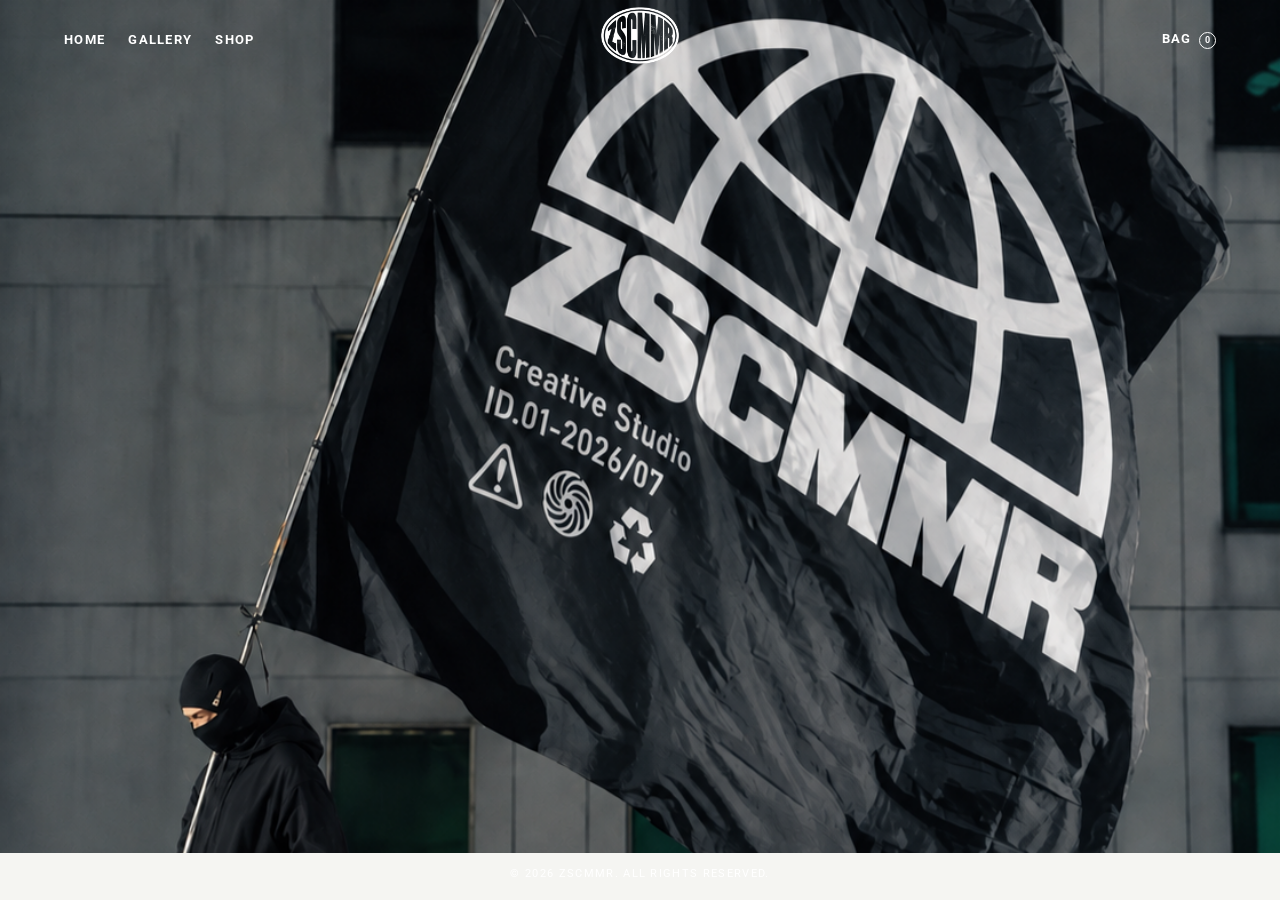
<file: index.html>
<!doctype html>
<html lang="en">
  <head>
    <meta charset="utf-8" />
    <meta name="viewport" content="width=device-width, initial-scale=1" />
    <meta name="theme-color" content="#f5f5f2" />
    <title>ZSCMMR</title>
    <link rel="icon" type="image/png" href="favicon.png" />
    <link rel="preconnect" href="https://fonts.googleapis.com" />
    <link rel="preconnect" href="https://fonts.gstatic.com" crossorigin />
    <link
      href="https://fonts.googleapis.com/css2?family=Roboto:wght@400;500;600;700&display=swap"
      rel="stylesheet"
    />
    <link rel="stylesheet" href="zscmmr/style.css" />
  </head>
  <body class="home">
    <div class="site-shell">
      <header class="site-header">
        <div class="announcement">Independent streetwear · Made to move</div>
        <div class="header-inner">
          <button
            class="menu-toggle"
            type="button"
            aria-controls="preview-navigation"
            aria-expanded="false"
          >
            <span class="menu-toggle-label">Menu</span>
          </button>
          <nav
            class="primary-navigation"
            id="preview-navigation"
            aria-label="Main navigation"
          >
            <ul>
              <li><a href="index.html">Home</a></li>
              <li><a href="gallery.html">Gallery</a></li>
              <li><a href="featured.html">Shop</a></li>
            </ul>
          </nav>
          <div class="site-branding">
            <a class="custom-logo-link" href="./" aria-label="ZSCMMR">
              <img
                class="custom-logo"
                src="zscmmr/assets/images/zscmmr-nav-logo.png"
                alt="ZSCMMR"
              />
            </a>
          </div>
          <div class="header-actions">
            <a class="cart-link" href="cart.html"
              >Bag <span class="cart-count">0</span></a
            >
          </div>
        </div>
      </header>
      <main class="site-main" id="content">
        <figure class="home-banner">
          <a href="featured.html" aria-label="Explore the shop">
            <img
              src="zscmmr/assets/images/zscmmr-banner.png"
              alt="A black ZSCMMR flag flying in front of a building, with a figure wearing streetwear."
              fetchpriority="high"
            />
          </a>
        </figure>
      </main>
      <footer class="site-footer">
        <div class="footer-inner">
          <p>&copy; 2026 ZSCMMR. All rights reserved.</p>
          <p><a href="mailto:nexbyte.wrld@gmail.com">Contact</a></p>
        </div>
      </footer>
    </div>
    <script src="zscmmr/assets/js/navigation.js"></script>
    <script src="zscmmr/assets/js/cart-preview.js"></script>
  </body>
</html>
</file>
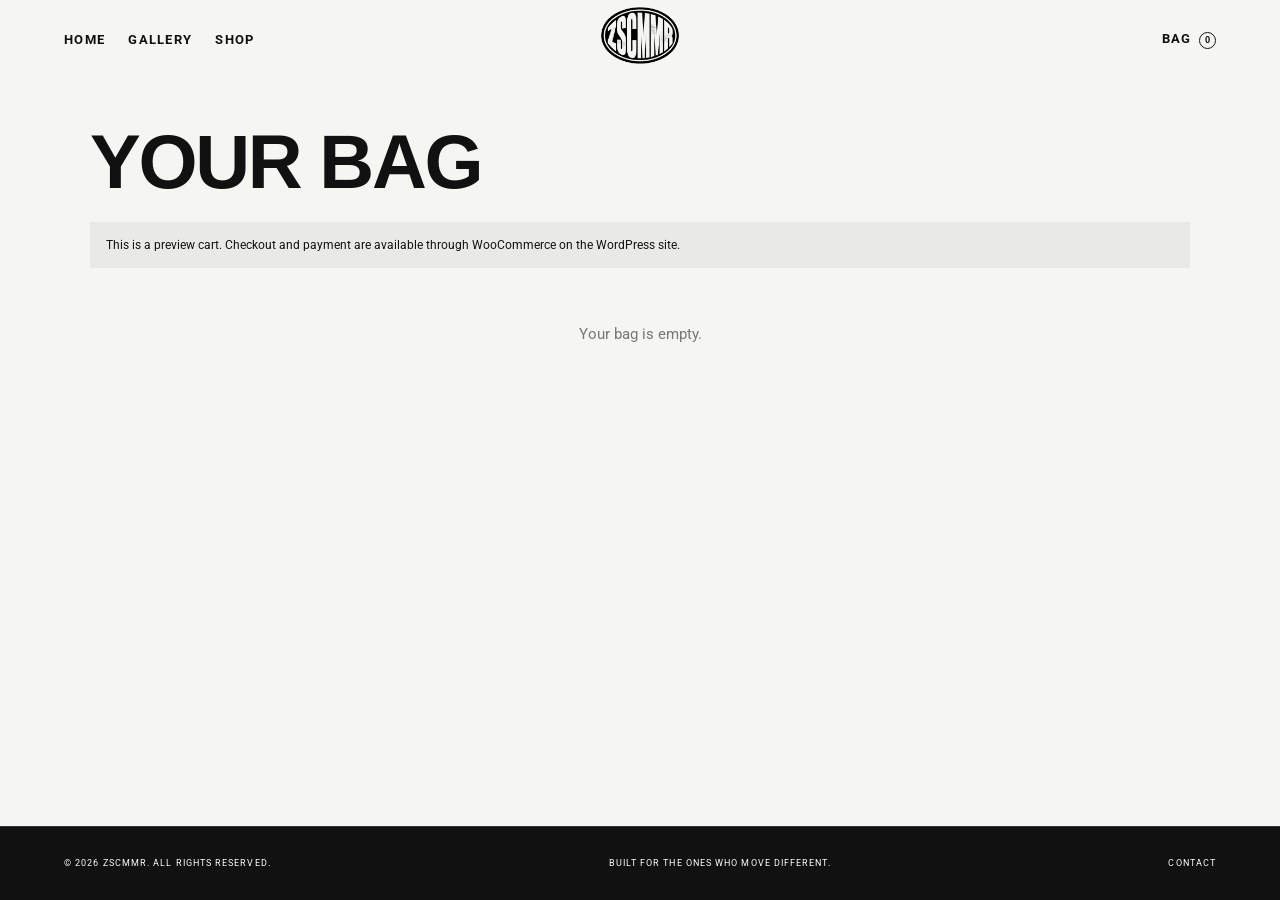
<file: cart.html>
<!doctype html>
<html lang="en">
<head>
	<meta charset="utf-8">
	<meta name="viewport" content="width=device-width, initial-scale=1">
	<meta name="theme-color" content="#f5f5f2">
	<title>Cart — ZSCMMR</title>
	<link rel="icon" type="image/png" href="favicon.png">
	<link rel="preconnect" href="https://fonts.googleapis.com">
	<link rel="preconnect" href="https://fonts.gstatic.com" crossorigin>
	<link href="https://fonts.googleapis.com/css2?family=Roboto:wght@400;500;600;700&display=swap" rel="stylesheet">
	<link rel="stylesheet" href="zscmmr/style.css">
</head>
<body class="featured-page cart-page">
<div class="site-shell">
	<header class="site-header">
		<div class="header-inner">
			<button class="menu-toggle" type="button" aria-controls="preview-navigation" aria-expanded="false">
				<span class="menu-toggle-label">Menu</span>
			</button>
			<nav class="primary-navigation" id="preview-navigation" aria-label="Main navigation">
				<ul>
					<li><a href="index.html">Home</a></li>
					<li><a href="gallery.html">Gallery</a></li>
					<li><a href="featured.html">Shop</a></li>
				</ul>
			</nav>
			<div class="site-branding">
				<a class="custom-logo-link" href="index.html" aria-label="ZSCMMR">
					<img class="custom-logo" src="zscmmr/assets/images/zscmmr-nav-logo.png" alt="ZSCMMR">
				</a>
			</div>
			<div class="header-actions">
				<a class="cart-link" href="cart.html" aria-current="page">Bag <span class="cart-count">0</span></a>
			</div>
		</div>
	</header>
	<main class="site-main cart-preview" id="content">
		<div class="cart-preview-heading">
			<h1>Your Bag</h1>
		</div>
		<p class="cart-preview-notice" data-cart-preview-notice role="status" aria-live="polite">This is a preview cart. Checkout and payment are available through WooCommerce on the WordPress site.</p>
		<p class="cart-preview-error" data-cart-error role="alert" hidden></p>
		<p class="cart-preview-empty" data-cart-empty>Your bag is empty.</p>
		<ul class="cart-preview-list" data-cart-list aria-label="Products in your bag"></ul>
		<div class="cart-preview-actions">
			<a class="cart-payment-link" href="checkout.html" data-cart-payment-link>Continue to payment</a>
		</div>
	</main>
	<footer class="site-footer">
		<div class="footer-inner">
			<p>&copy; 2026 ZSCMMR. All rights reserved.</p>
			<p>Built for the ones who move different.</p>
			<p><a href="mailto:nexbyte.wrld@gmail.com">Contact</a></p>
		</div>
	</footer>
</div>
<script src="zscmmr/assets/js/navigation.js"></script>
<script src="zscmmr/assets/js/cart-preview.js"></script>
</body>
</html>
</file>
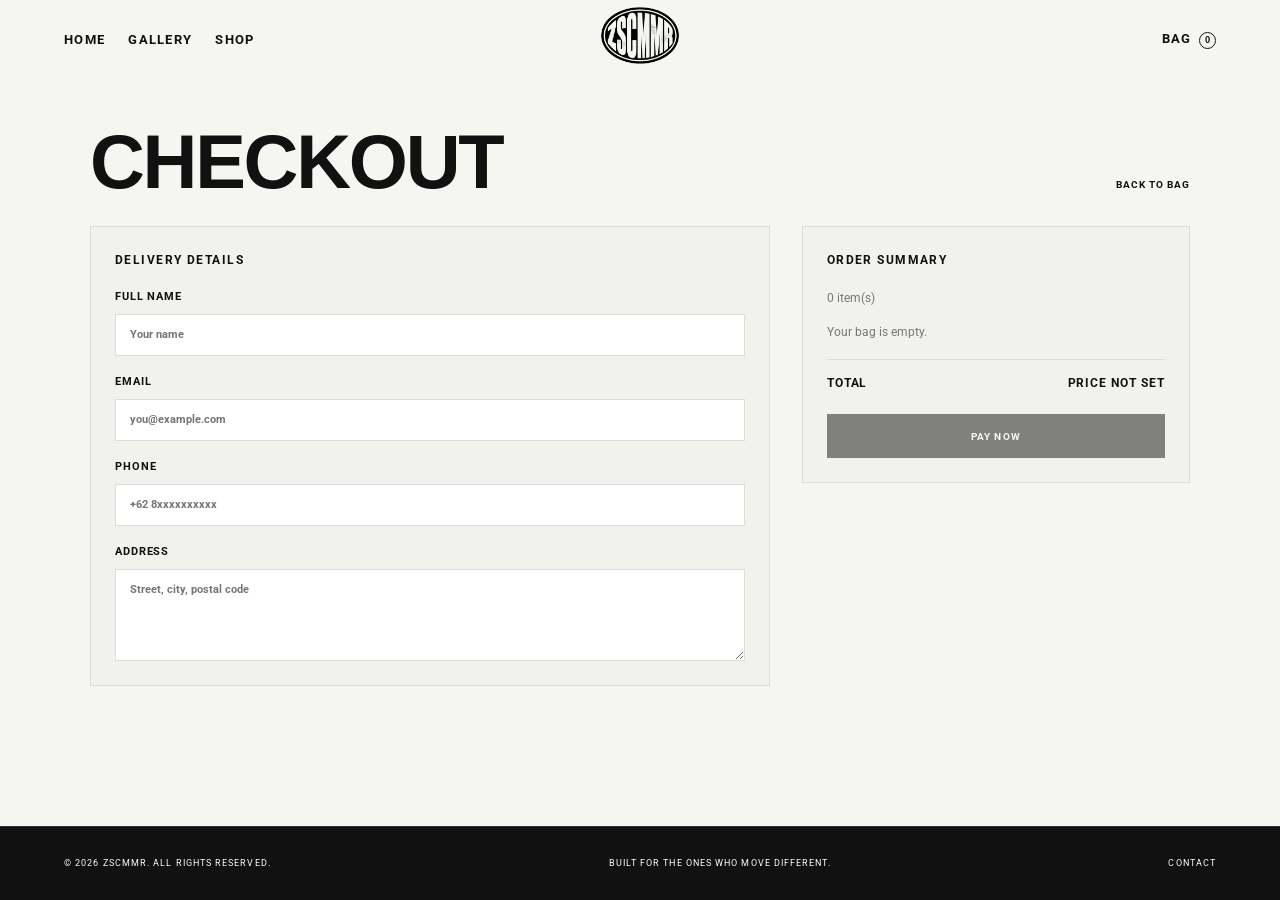
<file: checkout.html>
<!doctype html>
<html lang="en">
<head>
	<meta charset="utf-8">
	<meta name="viewport" content="width=device-width, initial-scale=1">
	<meta name="theme-color" content="#f5f5f2">
	<title>Checkout — ZSCMMR</title>
	<link rel="icon" type="image/png" href="favicon.png">
	<link rel="preconnect" href="https://fonts.googleapis.com">
	<link rel="preconnect" href="https://fonts.gstatic.com" crossorigin>
	<link href="https://fonts.googleapis.com/css2?family=Roboto:wght@400;500;600;700&display=swap" rel="stylesheet">
	<link rel="stylesheet" href="zscmmr/style.css">
</head>
<body class="featured-page checkout-page">
<div class="site-shell">
	<header class="site-header">
		<div class="header-inner">
			<button class="menu-toggle" type="button" aria-controls="preview-navigation" aria-expanded="false">
				<span class="menu-toggle-label">Menu</span>
			</button>
			<nav class="primary-navigation" id="preview-navigation" aria-label="Main navigation">
				<ul>
					<li><a href="index.html">Home</a></li>
					<li><a href="gallery.html">Gallery</a></li>
					<li><a href="featured.html">Shop</a></li>
				</ul>
			</nav>
			<div class="site-branding">
				<a class="custom-logo-link" href="index.html" aria-label="ZSCMMR">
					<img class="custom-logo" src="zscmmr/assets/images/zscmmr-nav-logo.png" alt="ZSCMMR">
				</a>
			</div>
			<div class="header-actions">
				<a class="cart-link" href="cart.html" aria-current="page">Bag <span class="cart-count">0</span></a>
			</div>
		</div>
	</header>
	<main class="site-main checkout-preview" id="content">
		<div class="checkout-preview-heading">
			<h1>Checkout</h1>
			<a href="cart.html">Back to bag</a>
		</div>
		<div class="checkout-layout">
			<section class="checkout-card" aria-labelledby="checkout-details-heading">
				<h2 id="checkout-details-heading">Delivery details</h2>
				<form class="checkout-form">
					<label>
						<span>Full name</span>
						<input type="text" name="name" placeholder="Your name" required>
					</label>
					<label>
						<span>Email</span>
						<input type="email" name="email" placeholder="you@example.com" required>
					</label>
					<label>
						<span>Phone</span>
						<input type="tel" name="phone" placeholder="+62 8xxxxxxxxxx" required>
					</label>
					<label>
						<span>Address</span>
						<textarea name="address" rows="4" placeholder="Street, city, postal code" required></textarea>
					</label>
				</form>
			</section>
			<aside class="checkout-summary" aria-labelledby="checkout-summary-heading">
				<h2 id="checkout-summary-heading">Order summary</h2>
				<p class="checkout-summary-caption"><span data-checkout-count>0</span> item(s)</p>
				<ul class="checkout-summary-list" data-checkout-list aria-live="polite"></ul>
				<div class="checkout-total-row">
					<span>Total</span>
					<strong data-checkout-total>Price not set</strong>
				</div>
				<button type="button" class="checkout-payment-button" data-pay-button>Pay now</button>
			</aside>
		</div>
	</main>
	<footer class="site-footer">
		<div class="footer-inner">
			<p>&copy; 2026 ZSCMMR. All rights reserved.</p>
			<p>Built for the ones who move different.</p>
			<p><a href="mailto:nexbyte.wrld@gmail.com">Contact</a></p>
		</div>
	</footer>
</div>
<script src="zscmmr/assets/js/navigation.js"></script>
<script src="zscmmr/assets/js/checkout.js"></script>
</body>
</html>
</file>
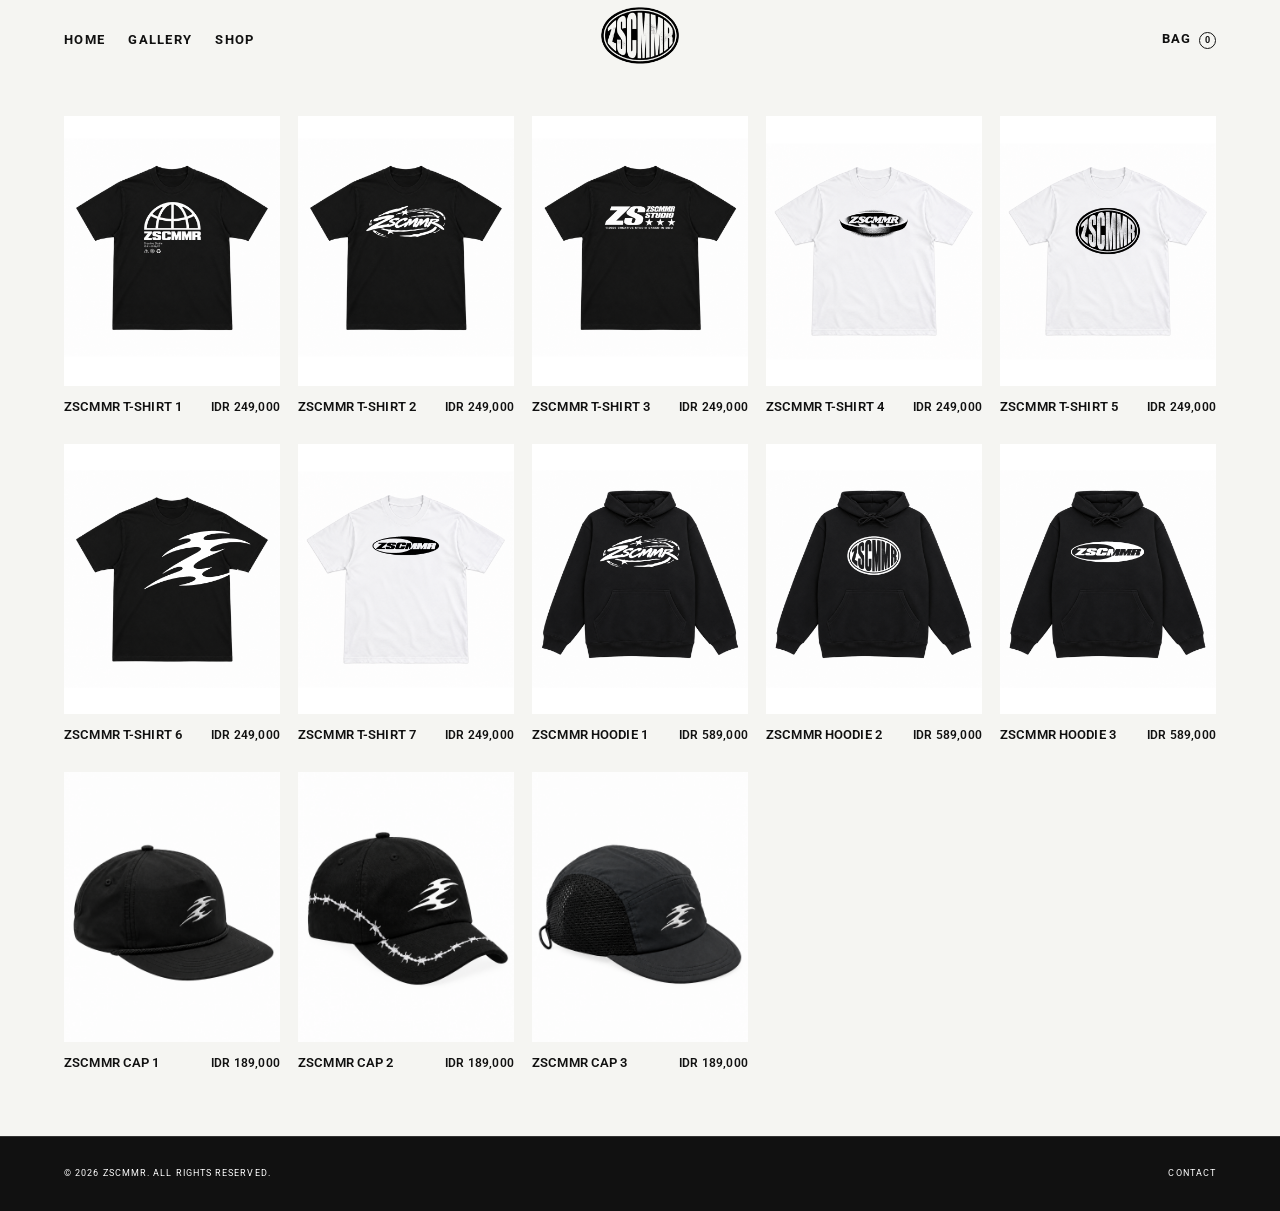
<file: featured.html>
<!doctype html>
<html lang="en">
<head>
	<meta charset="utf-8">
	<meta name="viewport" content="width=device-width, initial-scale=1">
	<meta name="theme-color" content="#f5f5f2">
	<title>Shop — ZSCMMR</title>
	<link rel="icon" type="image/png" href="favicon.png">
	<link rel="preconnect" href="https://fonts.googleapis.com">
	<link rel="preconnect" href="https://fonts.gstatic.com" crossorigin>
	<link href="https://fonts.googleapis.com/css2?family=Roboto:wght@400;500;600;700&display=swap" rel="stylesheet">
	<link rel="stylesheet" href="zscmmr/style.css">
</head>
<body class="featured-page shop-page">
<div class="site-shell">
	<header class="site-header">
		<div class="header-inner">
			<button class="menu-toggle" type="button" aria-controls="preview-navigation" aria-expanded="false">
				<span class="menu-toggle-label">Menu</span>
			</button>
			<nav class="primary-navigation" id="preview-navigation" aria-label="Main navigation">
				<ul>
					<li><a href="index.html">Home</a></li>
					<li><a href="gallery.html">Gallery</a></li>
					<li><a href="featured.html" aria-current="page">Shop</a></li>
				</ul>
			</nav>
			<div class="site-branding">
				<a class="custom-logo-link" href="index.html" aria-label="ZSCMMR">
					<img class="custom-logo" src="zscmmr/assets/images/zscmmr-nav-logo.png" alt="ZSCMMR">
				</a>
			</div>
			<div class="header-actions">
				<a class="cart-link" href="cart.html">Bag <span class="cart-count">0</span></a>
			</div>
		</div>
	</header>
	<main class="site-main featured-products" id="content">
		<ul class="featured-product-grid" data-storefront-products aria-label="ZSCMMR products"></ul>
	</main>
	<footer class="site-footer">
		<div class="footer-inner">
			<p>&copy; 2026 ZSCMMR. All rights reserved.</p>
			<p><a href="mailto:nexbyte.wrld@gmail.com">Contact</a></p>
		</div>
	</footer>
</div>
<script src="zscmmr/assets/js/navigation.js"></script>
<script src="zscmmr/assets/js/storefront-products.js"></script>
<script src="zscmmr/assets/js/cart-preview.js"></script>
</body>
</html>
</file>
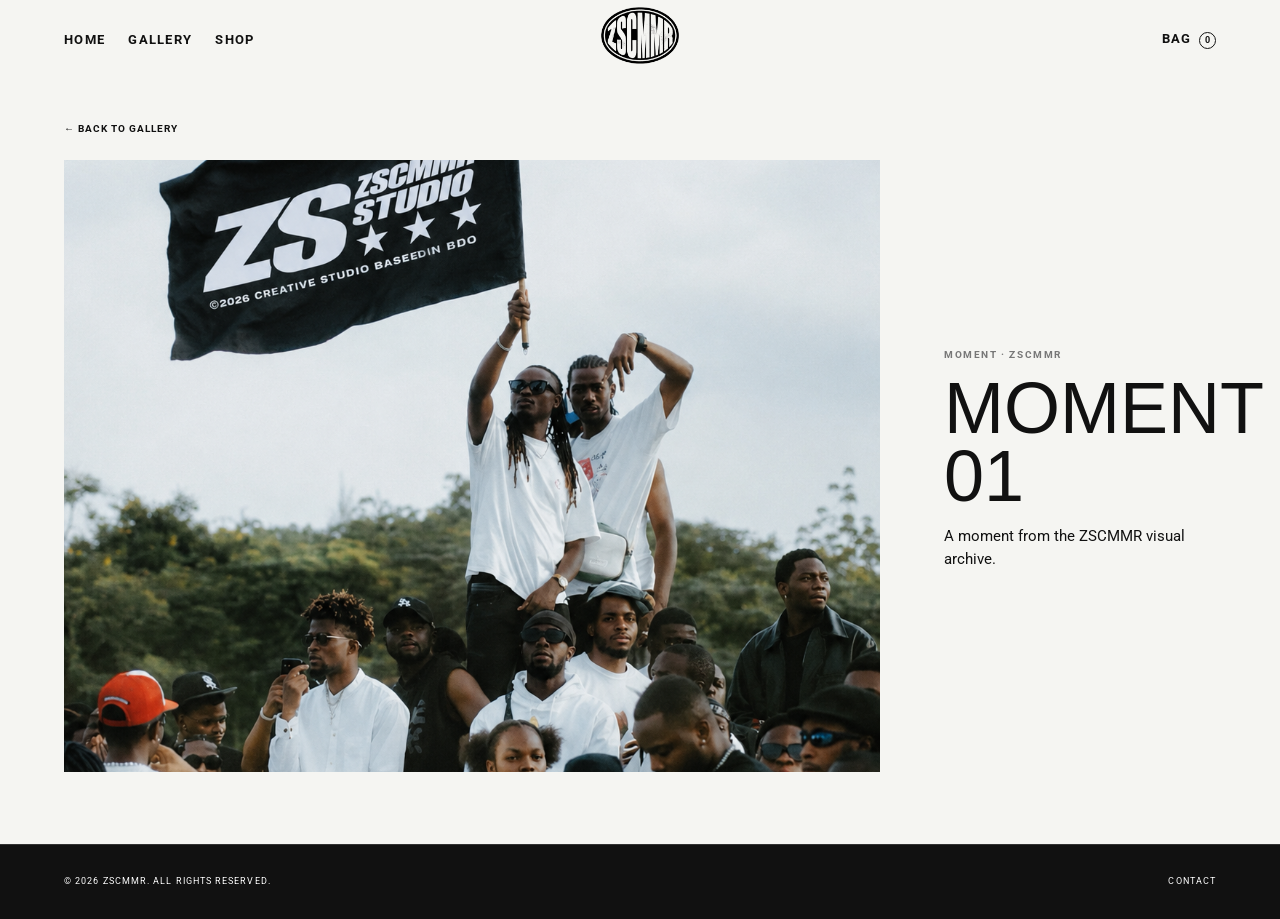
<file: gallery-moment.html>
<!doctype html>
<html lang="en">
<head>
	<meta charset="utf-8">
	<meta name="viewport" content="width=device-width, initial-scale=1">
	<meta name="theme-color" content="#f5f5f2">
	<title>Moment · ZSCMMR — ZSCMMR Gallery</title>
	<link rel="icon" type="image/png" href="favicon.png">
	<link rel="preconnect" href="https://fonts.googleapis.com">
	<link rel="preconnect" href="https://fonts.gstatic.com" crossorigin>
	<link href="https://fonts.googleapis.com/css2?family=Roboto:wght@400;500;600;700&display=swap" rel="stylesheet">
	<link rel="stylesheet" href="zscmmr/style.css">
</head>
<body class="featured-page gallery-page gallery-moment-page">
<div class="site-shell">
	<header class="site-header">
		<div class="header-inner">
			<button class="menu-toggle" type="button" aria-controls="preview-navigation" aria-expanded="false">
				<span class="menu-toggle-label">Menu</span>
			</button>
			<nav class="primary-navigation" id="preview-navigation" aria-label="Main navigation">
				<ul>
					<li><a href="index.html">Home</a></li>
					<li><a href="gallery.html" aria-current="page">Gallery</a></li>
					<li><a href="featured.html">Shop</a></li>
				</ul>
			</nav>
			<div class="site-branding">
				<a class="custom-logo-link" href="index.html" aria-label="ZSCMMR">
					<img class="custom-logo" src="zscmmr/assets/images/zscmmr-nav-logo.png" alt="ZSCMMR">
				</a>
			</div>
			<div class="header-actions">
				<a class="cart-link" href="cart.html">Bag <span class="cart-count">0</span></a>
			</div>
		</div>
	</header>
	<main class="site-main gallery-moment" id="content">
		<a class="gallery-moment-back" href="gallery.html">← Back to gallery</a>
		<article aria-labelledby="gallery-moment-title">
			<figure class="gallery-moment-image">
				<img src="moment-images/moment1.png" alt="ZSCMMR moment 01" data-moment-image>
			</figure>
			<div class="gallery-moment-copy">
				<p class="gallery-moment-eyebrow" data-moment-eyebrow>Moment · ZSCMMR</p>
				<h1 id="gallery-moment-title" data-moment-title>Moment 01</h1>
				<p data-moment-description>A moment from the ZSCMMR visual archive.</p>
				<p data-moment-error role="alert" hidden></p>
			</div>
		</article>
	</main>
	<footer class="site-footer">
		<div class="footer-inner">
			<p>&copy; 2026 ZSCMMR. All rights reserved.</p>
			<p><a href="mailto:nexbyte.wrld@gmail.com">Contact</a></p>
		</div>
	</footer>
</div>
<script src="zscmmr/assets/js/navigation.js"></script>
<script src="zscmmr/assets/js/cart-preview.js"></script>
<script src="zscmmr/assets/js/gallery-moments.js"></script>
</body>
</html>
</file>
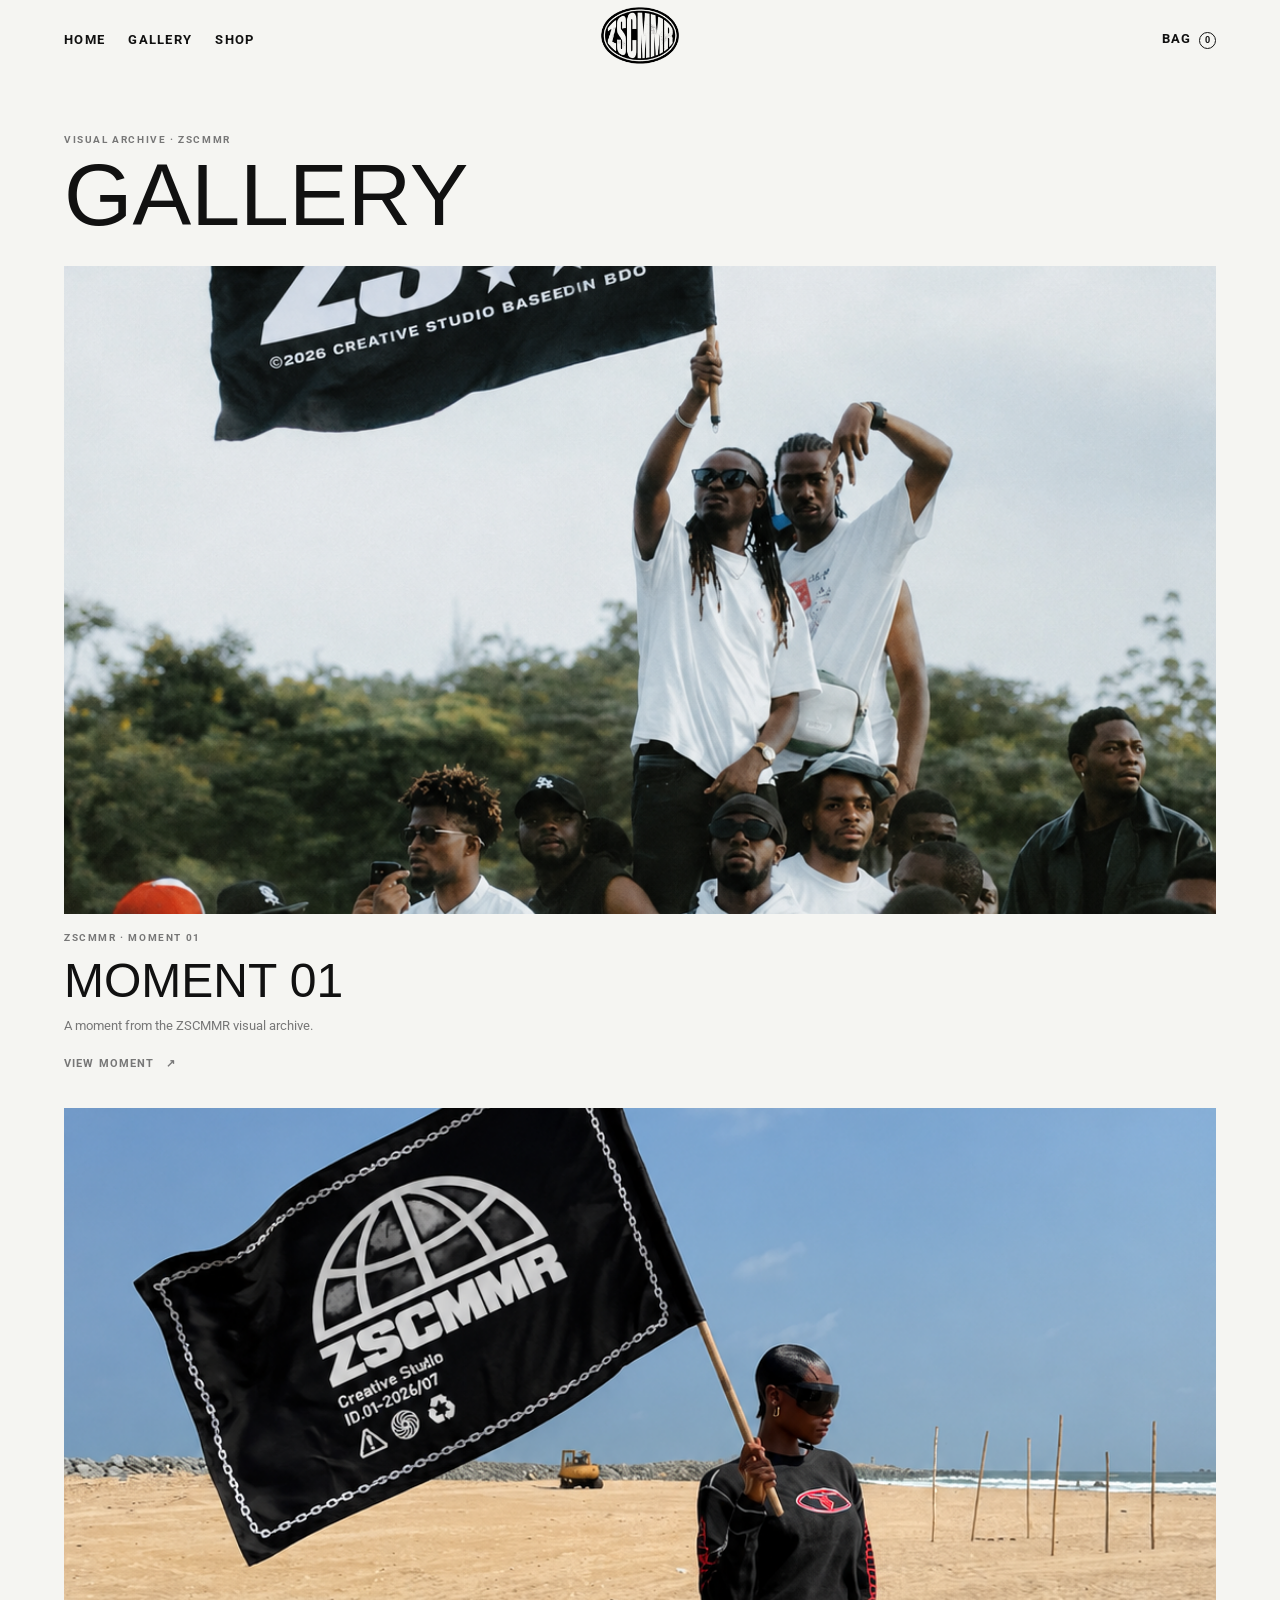
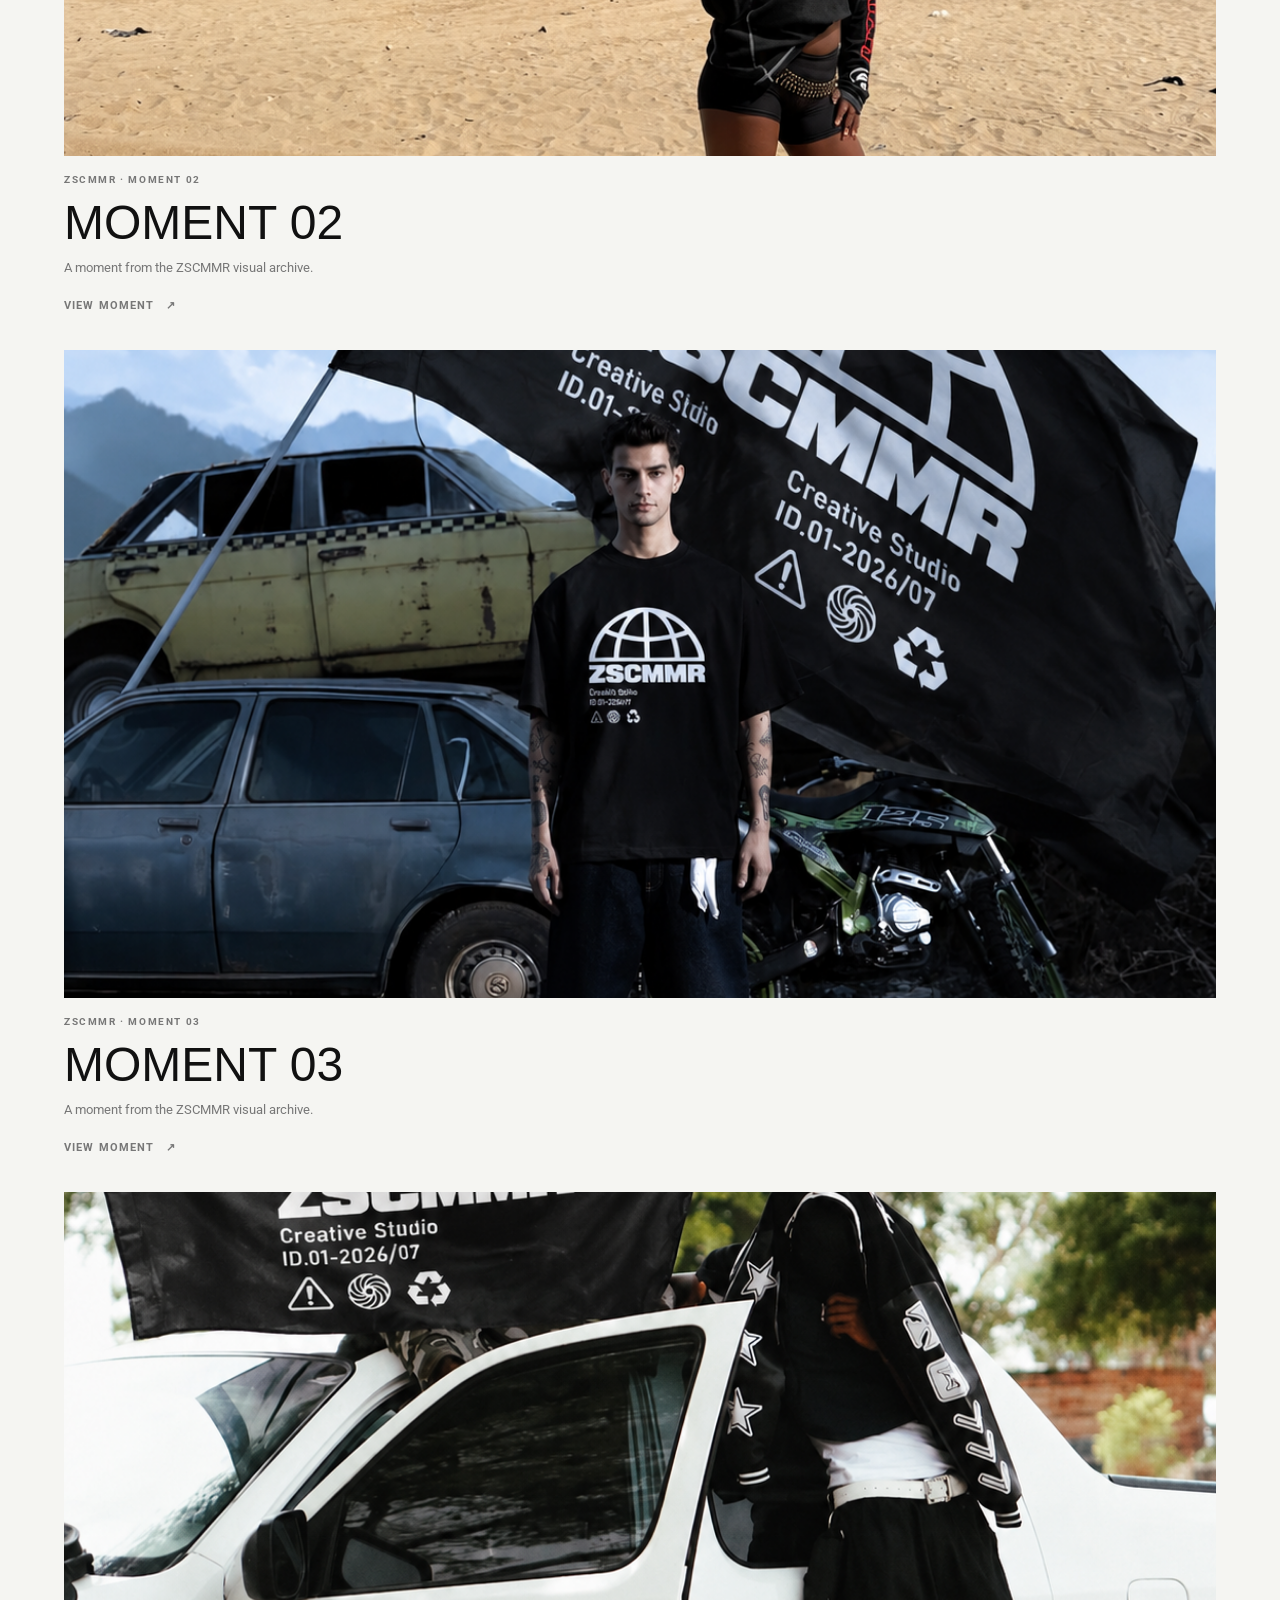
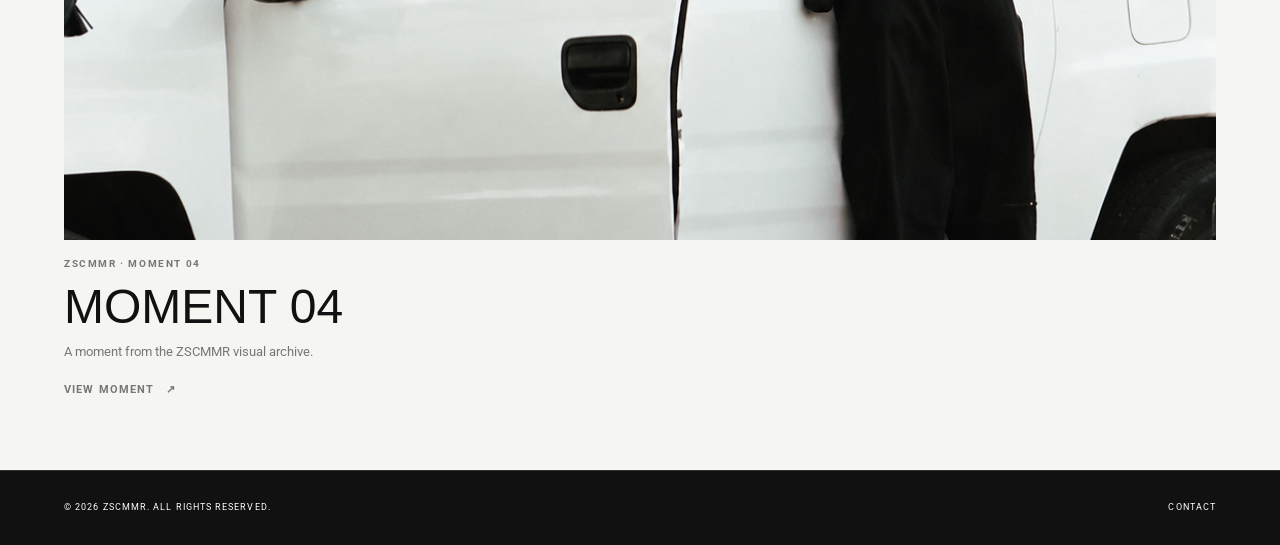
<file: gallery.html>
<!doctype html>
<html lang="en">
<head>
	<meta charset="utf-8">
	<meta name="viewport" content="width=device-width, initial-scale=1">
	<meta name="theme-color" content="#f5f5f2">
	<title>Gallery — ZSCMMR</title>
	<link rel="icon" type="image/png" href="favicon.png">
	<link rel="preconnect" href="https://fonts.googleapis.com">
	<link rel="preconnect" href="https://fonts.gstatic.com" crossorigin>
	<link href="https://fonts.googleapis.com/css2?family=Roboto:wght@400;500;600;700&display=swap" rel="stylesheet">
	<link rel="stylesheet" href="zscmmr/style.css">
</head>
<body class="featured-page gallery-page">
<div class="site-shell">
	<header class="site-header">
		<div class="header-inner">
			<button class="menu-toggle" type="button" aria-controls="preview-navigation" aria-expanded="false">
				<span class="menu-toggle-label">Menu</span>
			</button>
			<nav class="primary-navigation" id="preview-navigation" aria-label="Main navigation">
				<ul>
					<li><a href="index.html">Home</a></li>
					<li><a href="gallery.html" aria-current="page">Gallery</a></li>
					<li><a href="featured.html">Shop</a></li>
				</ul>
			</nav>
			<div class="site-branding">
				<a class="custom-logo-link" href="index.html" aria-label="ZSCMMR">
					<img class="custom-logo" src="zscmmr/assets/images/zscmmr-nav-logo.png" alt="ZSCMMR">
				</a>
			</div>
			<div class="header-actions">
				<a class="cart-link" href="cart.html">Bag <span class="cart-count">0</span></a>
			</div>
		</div>
	</header>
	<main class="site-main brand-gallery" id="content">
		<header class="brand-gallery-heading">
			<p>Visual archive · ZSCMMR</p>
			<h1>Gallery</h1>
		</header>
		<ul class="brand-gallery-grid" aria-label="ZSCMMR visual gallery">
			<li class="brand-gallery-item">
				<a class="brand-gallery-link" href="gallery-moment.html?moment=1">
					<figure>
						<img src="moment-images/moment1.png" alt="ZSCMMR moment 01">
						<figcaption>
							<span class="brand-gallery-category">ZSCMMR · Moment 01</span>
							<strong>Moment 01</strong>
							<span class="brand-gallery-description">A moment from the ZSCMMR visual archive.</span>
							<span class="brand-gallery-open">View moment <span aria-hidden="true">↗</span></span>
						</figcaption>
					</figure>
				</a>
			</li>
			<li class="brand-gallery-item">
				<a class="brand-gallery-link" href="gallery-moment.html?moment=2">
					<figure>
						<img src="moment-images/moment2.png" alt="ZSCMMR moment 02" loading="lazy">
						<figcaption>
							<span class="brand-gallery-category">ZSCMMR · Moment 02</span>
							<strong>Moment 02</strong>
							<span class="brand-gallery-description">A moment from the ZSCMMR visual archive.</span>
							<span class="brand-gallery-open">View moment <span aria-hidden="true">↗</span></span>
						</figcaption>
					</figure>
				</a>
			</li>
			<li class="brand-gallery-item">
				<a class="brand-gallery-link" href="gallery-moment.html?moment=3">
					<figure>
						<img src="moment-images/moment3.png" alt="ZSCMMR moment 03" loading="lazy">
						<figcaption>
							<span class="brand-gallery-category">ZSCMMR · Moment 03</span>
							<strong>Moment 03</strong>
							<span class="brand-gallery-description">A moment from the ZSCMMR visual archive.</span>
							<span class="brand-gallery-open">View moment <span aria-hidden="true">↗</span></span>
						</figcaption>
					</figure>
				</a>
			</li>
			<li class="brand-gallery-item">
				<a class="brand-gallery-link" href="gallery-moment.html?moment=4">
					<figure>
						<img src="moment-images/moment4.png" alt="ZSCMMR moment 04" loading="lazy">
						<figcaption>
							<span class="brand-gallery-category">ZSCMMR · Moment 04</span>
							<strong>Moment 04</strong>
							<span class="brand-gallery-description">A moment from the ZSCMMR visual archive.</span>
							<span class="brand-gallery-open">View moment <span aria-hidden="true">↗</span></span>
						</figcaption>
					</figure>
				</a>
			</li>
		</ul>
	</main>
	<footer class="site-footer">
		<div class="footer-inner">
			<p>&copy; 2026 ZSCMMR. All rights reserved.</p>
			<p><a href="mailto:nexbyte.wrld@gmail.com">Contact</a></p>
		</div>
	</footer>
</div>
<script src="zscmmr/assets/js/navigation.js"></script>
<script src="zscmmr/assets/js/cart-preview.js"></script>
</body>
</html>
</file>
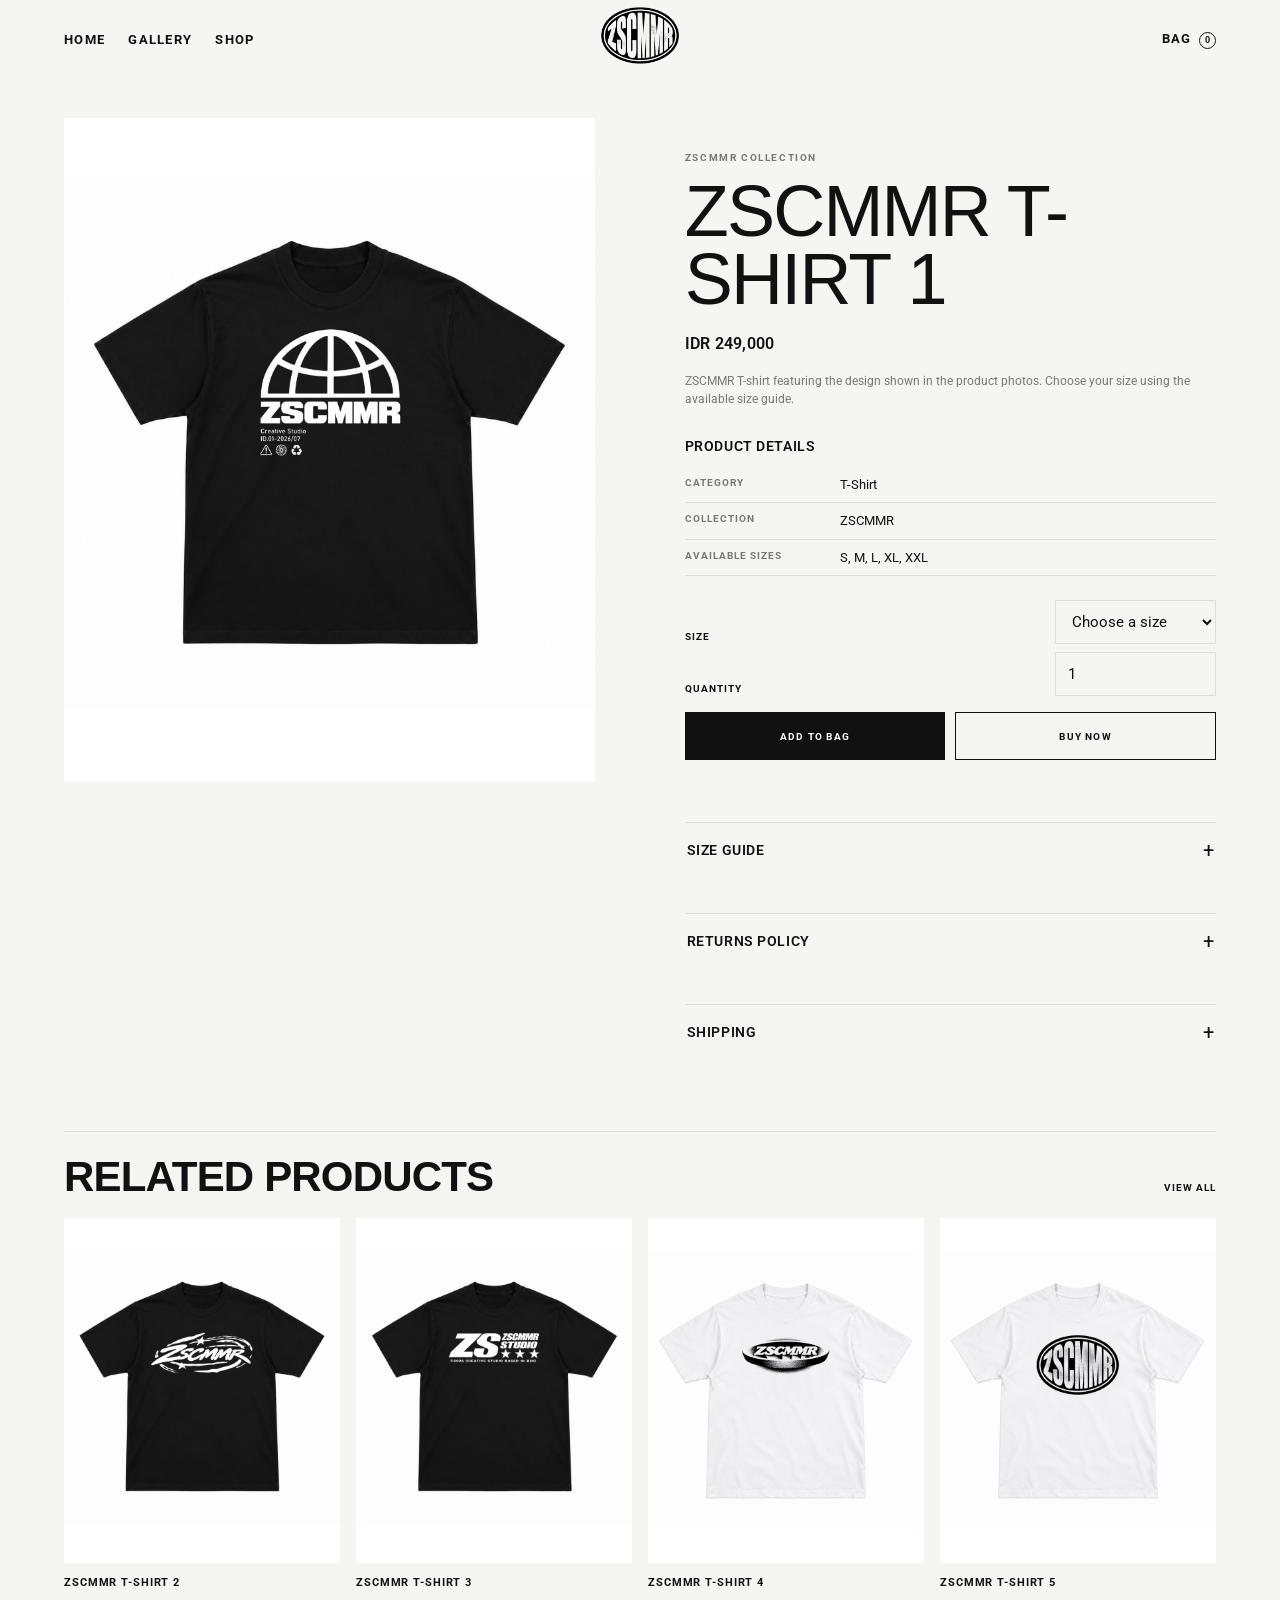
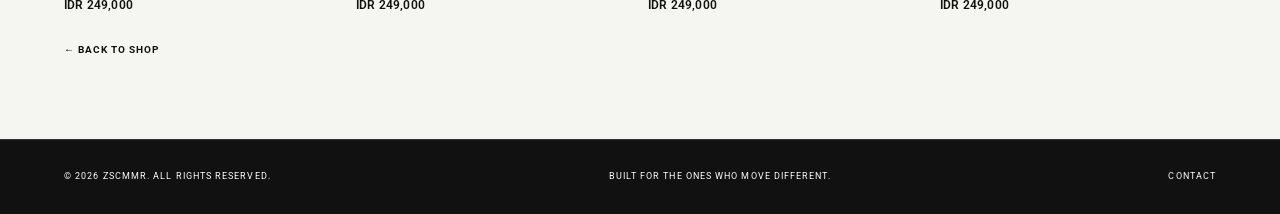
<file: product.html>
<!doctype html>
<html lang="en">
<head>
	<meta charset="utf-8">
	<meta name="viewport" content="width=device-width, initial-scale=1">
	<meta name="theme-color" content="#f5f5f2">
	<title>Product Details — ZSCMMR</title>
	<link rel="icon" type="image/png" href="favicon.png">
	<link rel="preconnect" href="https://fonts.googleapis.com">
	<link rel="preconnect" href="https://fonts.gstatic.com" crossorigin>
	<link href="https://fonts.googleapis.com/css2?family=Roboto:wght@400;500;600;700&display=swap" rel="stylesheet">
	<link rel="stylesheet" href="zscmmr/style.css">
</head>
<body class="featured-page product-detail-page">
<div class="site-shell">
	<header class="site-header">
		<div class="header-inner">
			<button class="menu-toggle" type="button" aria-controls="preview-navigation" aria-expanded="false">
				<span class="menu-toggle-label">Menu</span>
			</button>
			<nav class="primary-navigation" id="preview-navigation" aria-label="Main navigation">
				<ul>
					<li><a href="index.html">Home</a></li>
					<li><a href="gallery.html">Gallery</a></li>
					<li><a href="featured.html" aria-current="page">Shop</a></li>
				</ul>
			</nav>
			<div class="site-branding">
				<a class="custom-logo-link" href="index.html" aria-label="ZSCMMR">
					<img class="custom-logo" src="zscmmr/assets/images/zscmmr-nav-logo.png" alt="ZSCMMR">
				</a>
			</div>
			<div class="header-actions">
				<a class="cart-link" href="cart.html">Bag <span class="cart-count">0</span></a>
			</div>
		</div>
	</header>
	<main class="site-main product-detail" id="content">
		<section class="product-detail-hero" aria-labelledby="product-title">
			<div class="product-detail-gallery" data-product-gallery role="region" aria-roledescription="carousel" aria-label="Product image gallery">
				<button class="product-detail-art gallery-zoom-trigger" type="button" aria-label="Enlarge product image"></button>
				<div class="gallery-controls">
					<button class="gallery-arrow gallery-previous" type="button" aria-label="Previous product image">‹</button>
					<div class="gallery-dots" aria-label="Choose product image"></div>
					<button class="gallery-arrow gallery-next" type="button" aria-label="Next product image">›</button>
				</div>
				<dialog class="product-image-zoom" aria-label="Enlarged product image">
					<button class="product-image-zoom-close" type="button" aria-label="Close enlarged image">Close</button>
					<div class="product-image-zoom-content" data-zoom-image></div>
				</dialog>
			</div>
			<div class="product-detail-summary">
				<p class="product-detail-eyebrow">ZSCMMR Collection</p>
				<h1 id="product-title">ZSCMMR T-Shirt</h1>
				<p class="product-detail-price" data-product-price></p>
				<p class="product-detail-note" data-product-description></p>
				<section class="product-description-inline" aria-labelledby="description-heading">
					<h2 id="description-heading">Product Details</h2>
					<dl class="product-spec-list" data-product-specifications></dl>
				</section>
				<form class="preview-product-form" data-preview-product-form data-product-id="kaos">
					<label for="preview-size" data-size-label>Size</label>
					<select id="preview-size" name="size" required>
					</select>
					<label for="preview-quantity">Quantity</label>
					<input id="preview-quantity" name="quantity" type="number" value="1" min="1" max="99" required>
					<div class="preview-product-actions">
						<button type="submit" name="action" value="add">Add to bag</button>
						<button type="submit" name="action" value="buy">Buy now</button>
					</div>
					<p class="preview-product-status" data-cart-status role="status" aria-live="polite"></p>
				</form>

				<details class="product-detail-section product-accordion">
					<summary>Size Guide</summary>
					<div class="product-accordion-content">
						<p class="size-table-note" data-size-guide></p>
					</div>
				</details>
				<details class="product-detail-section product-accordion">
					<summary>Returns Policy</summary>
					<div class="product-accordion-content">
						<p class="product-policy">Returns and complaints are accepted within <strong>3 days of delivery</strong>.</p>
						<p class="product-policy">Customers <strong>must provide an unboxing video</strong> as proof when opening the package.</p>
						<p class="product-policy">Without an unboxing video, complaints or return requests <strong>cannot be processed</strong>.</p>
					</div>
				</details>
				<details class="product-detail-section product-accordion">
					<summary>Shipping</summary>
					<div class="product-accordion-content">
						<p class="product-policy">Order cut-off times:</p>
						<ul class="shipping-schedule">
							<li><strong>Monday — Friday</strong>3:00 PM</li>
							<li><strong>Saturday</strong>11:00 AM</li>
							<li><strong>Sunday</strong><span class="shipping-closed">No shipping</span></li>
						</ul>
						<p class="product-policy">Orders placed after the cut-off time will ship on the next available day.</p>
						<p class="product-policy shipping-warning">Please note the cut-off times.</p>
					</div>
				</details>
			</div>
		</section>

		<section class="related-products" aria-labelledby="related-products-title">
			<div class="related-products-heading">
				<h2 id="related-products-title">Related Products</h2>
				<a href="featured.html">View all</a>
			</div>
			<ul class="featured-product-grid related-product-grid" data-related-products>
				<li class="featured-product-card">
					<a class="featured-product-link" href="featured.html">
						<div class="featured-product-art art-hoodie">
							<svg class="art-front" viewBox="0 0 200 220" aria-hidden="true">
								<path d="M70 31 84 14h32l14 17 30 15 29 42-22 15-20-27v126H53V76L33 103 11 88l29-42z" />
								<path class="art-detail" d="M84 15c0 23 6 35 16 35s16-12 16-35M100 50v26m-7-1 7 10 7-10M68 118h64" />
							</svg>
							<svg class="art-hover" viewBox="0 0 200 220" aria-hidden="true">
								<path d="M70 31 84 14h32l14 17 30 15 29 42-22 15-20-27v126H53V76L33 103 11 88l29-42z" />
								<path class="art-detail" d="M78 31c0-29 10-39 22-39s22 10 22 39M78 31c2 18 10 27 22 27s20-9 22-27M67 116h66" />
							</svg>
						</div>
						<div class="featured-product-info">
							<h3>Studio Hoodie</h3>
							<p>IDR 589,000</p>
						</div>
					</a>
				</li>
				<li class="featured-product-card">
					<a class="featured-product-link" href="featured.html">
						<div class="featured-product-art art-cap">
							<svg class="art-front" viewBox="0 0 200 220" aria-hidden="true">
								<path d="M38 111c4-45 29-72 66-72 36 0 62 25 65 72l-61 21-70-5z" />
								<path class="art-detail" d="M39 111c-18 4-25 16-18 24 18 18 65 9 90-3 19-9 39-16 58-15M103 43v72" />
							</svg>
							<svg class="art-hover" viewBox="0 0 200 220" aria-hidden="true">
								<path d="M38 111c4-45 29-72 66-72 36 0 62 25 65 72l-61 21-70-5z" />
								<path class="art-detail" d="M39 111c-18-4-25 16-18 24 18 18 65 9 90-3 19-9 39-16 58-15M76 91h53m-26-48v73" />
							</svg>
						</div>
						<div class="featured-product-info">
							<h3>Everyday Cap</h3>
							<p>IDR 189,000</p>
						</div>
					</a>
				</li>
				<li class="featured-product-card">
					<a class="featured-product-link" href="featured.html">
						<div class="featured-product-art art-tote">
							<svg class="art-front" viewBox="0 0 200 220" aria-hidden="true">
								<path d="M48 72h104l12 133H36z" />
								<path class="art-detail" d="M68 75V53c0-25 13-40 32-40s32 15 32 40v22M69 106h62" />
							</svg>
							<svg class="art-hover" viewBox="0 0 200 220" aria-hidden="true">
								<path d="M48 72h104l12 133H36z" />
								<path class="art-detail" d="M68 75V53c0-25 13-40 32-40s32 15 32 40v22M59 101h82v68H59zM74 117h52" />
							</svg>
						</div>
						<div class="featured-product-info">
							<h3>Utility Tote</h3>
							<p>IDR 149,000</p>
						</div>
					</a>
				</li>
				<li class="featured-product-card">
					<a class="featured-product-link" href="featured.html">
						<div class="featured-product-art art-socks">
							<svg class="art-front" viewBox="0 0 200 220" aria-hidden="true">
								<path d="M47 19h53v92c0 17-9 28-25 37l-33 19c-15 9-18 25-8 36 10 11 27 10 43 1l49-29c21-13 32-33 32-58V19h-53v88c0 5-2 8-7 11l-10 6V19H47z" />
								<path class="art-detail" d="M47 42h53m58 0h-53" />
							</svg>
							<svg class="art-hover" viewBox="0 0 200 220" aria-hidden="true">
								<path d="M47 19h53v92c0 17-9 28-25 37l-33 19c-15 9-18 25-8 36 10 11 27 10 43 1l49-29c21-13 32-33 32-58V19h-53v88c0 5-2 8-7 11l-10 6V19H47z" />
								<path class="art-detail" d="M47 42h53m58 0h-53M79 151l38 34" />
							</svg>
						</div>
						<div class="featured-product-info">
							<h3>Studio Socks</h3>
							<p>IDR 89,000</p>
						</div>
					</a>
				</li>
			</ul>
		</section>

		<a class="product-detail-back" href="featured.html">← Back to shop</a>
	</main>
	<footer class="site-footer">
		<div class="footer-inner">
			<p>&copy; 2026 ZSCMMR. All rights reserved.</p>
			<p>Built for the ones who move different.</p>
			<p><a href="mailto:nexbyte.wrld@gmail.com">Contact</a></p>
		</div>
	</footer>
</div>
<script src="zscmmr/assets/js/navigation.js"></script>
<script src="zscmmr/assets/js/storefront-products.js"></script>
<script src="zscmmr/assets/js/product-gallery.js"></script>
<script src="zscmmr/assets/js/cart-preview.js"></script>
</body>
</html>
</file>
<file: zscmmr/style.css>
/*
Theme Name: ZSCMMR
Author: ZSCMMR
Description: A monochrome streetwear storefront theme built for WooCommerce.
Version: 1.0.2
Requires at least: 6.0
Tested up to: 6.8
Requires PHP: 7.4
Text Domain: zscmmr
*/

:root {
	--ink: #111;
	--paper: #f5f5f2;
	--white: #fff;
	--muted: #777;
	--line: #deded9;
	--font-body: "Roboto", Arial, Helvetica, sans-serif;
	--font-display: Impact, "Arial Narrow", sans-serif;
}

* {
	box-sizing: border-box;
}

html {
	scroll-behavior: smooth;
}

body {
	margin: 0;
	background: var(--paper);
	color: var(--ink);
	font-family: var(--font-body);
	font-size: 15px;
	line-height: 1.5;
}

body,
button,
input,
select,
textarea {
	font-family: var(--font-body);
}

a {
	color: inherit;
	text-decoration: none;
}

button,
input,
select,
textarea {
	font-size: inherit;
}

button,
.button,
.wp-element-button,
input[type="submit"] {
	border: 1px solid var(--ink);
	border-radius: 0;
	background: var(--ink);
	color: var(--white);
	cursor: pointer;
	display: inline-flex;
	align-items: center;
	justify-content: center;
	min-height: 48px;
	padding: 0 22px;
	font-size: 11px;
	font-weight: 700;
	letter-spacing: .12em;
	text-transform: uppercase;
	transition: background-color .2s ease, color .2s ease;
}

button:hover,
.button:hover,
.wp-element-button:hover,
input[type="submit"]:hover {
	background: transparent;
	color: var(--ink);
}

img {
	display: block;
	max-width: 100%;
	height: auto;
}

.site-shell {
	min-height: 100vh;
	display: flex;
	flex-direction: column;
}

.site-header {
	position: relative;
	z-index: 5;
	background: var(--paper);
	border-bottom: 1px solid var(--line);
}

.announcement {
	background: var(--ink);
	color: var(--white);
	padding: 8px 16px;
	text-align: center;
	font-size: 9px;
	font-weight: 700;
	letter-spacing: .17em;
	text-transform: uppercase;
}

.header-inner {
	width: min(1440px, 100%);
	min-height: 78px;
	margin: 0 auto;
	padding: 0 5%;
	display: grid;
	grid-template-columns: 1fr auto 1fr;
	align-items: center;
	gap: 24px;
}

.site-branding {
	grid-column: 2;
	grid-row: 1;
	text-align: center;
}

.custom-logo-link {
	display: inline-block;
}

.custom-logo {
	width: auto;
	max-width: 190px;
	max-height: 48px;
}

.site-title {
	margin: 0;
	font-family: var(--font-display);
	font-size: 28px;
	font-weight: 900;
	letter-spacing: .12em;
	line-height: 1;
}

.primary-navigation {
	grid-column: 1;
	grid-row: 1;
}

.primary-navigation ul {
	display: flex;
	gap: 23px;
	margin: 0;
	padding: 0;
	list-style: none;
}

.primary-navigation a,
.header-actions a {
	font-size: 10px;
	font-weight: 700;
	letter-spacing: .1em;
	text-transform: uppercase;
}

.primary-navigation a:hover,
.header-actions a:hover {
	text-decoration: underline;
	text-underline-offset: 4px;
}

.header-actions {
	grid-column: 3;
	grid-row: 1;
	justify-self: end;
	display: flex;
	align-items: center;
	gap: 19px;
}

.cart-count {
	display: inline-grid;
	width: 17px;
	height: 17px;
	margin-left: 3px;
	border: 1px solid currentColor;
	border-radius: 50%;
	place-items: center;
	font-size: 9px;
	letter-spacing: 0;
}

.menu-toggle {
	display: none;
}

.site-main {
	flex: 1;
}

.home .announcement {
	display: none;
}

.home .site-shell {
	position: relative;
}

.home .site-header {
	position: fixed;
	top: 0;
	left: 0;
	width: 100%;
	background: transparent;
	border-bottom: 0;
	color: var(--white);
}

.home .site-footer {
	position: absolute;
	right: 0;
	bottom: 0;
	left: 0;
	padding: 18px 5%;
	background: transparent;
	border-top: 0;
	color: var(--white);
}

.home .footer-inner {
	width: 100%;
	justify-content: center;
	text-align: center;
	font-size: 11px;
}

.home .footer-inner p + p {
	display: none;
}

.home .header-inner {
	width: 100%;
}

.featured-page .site-header {
	position: fixed;
	top: 0;
	left: 0;
	z-index: 5;
	width: 100%;
	background: transparent;
	border-bottom: 0;
	color: var(--ink);
}

.featured-page .header-inner {
	width: 100%;
}

.featured-page .custom-logo {
	max-height: 58px;
}

.featured-page .primary-navigation a,
.featured-page .header-actions a {
	font-size: 13px;
}

.featured-page .featured-products {
	padding-top: 116px;
}

.brand-gallery {
	width: min(1440px, 100%);
	margin-inline: auto;
	padding: 132px 5% 72px;
}

.brand-gallery-heading {
	margin-bottom: 32px;
}

.brand-gallery-heading p {
	margin: 0 0 8px;
	color: var(--muted);
	font-size: 10px;
	font-weight: 700;
	letter-spacing: .16em;
	text-transform: uppercase;
}

.brand-gallery-heading h1 {
	margin: 0;
	font-family: var(--font-display);
	font-size: clamp(44px, 8vw, 88px);
	font-weight: 400;
	line-height: .9;
	text-transform: uppercase;
}

.brand-gallery-grid {
	display: grid;
	grid-template-columns: 1fr;
	gap: 36px;
	margin: 0;
	padding: 0;
	list-style: none;
}

.brand-gallery-item figure {
	margin: 0;
}

.brand-gallery-link {
	display: block;
}

.brand-gallery-link:focus-visible {
	outline: 2px solid var(--ink);
	outline-offset: 5px;
}

.brand-gallery-item img {
	width: 100%;
	aspect-ratio: 16 / 9;
	background: #e9e9e5;
	object-fit: cover;
	transition: transform .35s ease;
}

.brand-gallery-link:hover img,
.brand-gallery-link:focus-visible img {
	transform: scale(1.015);
}

.brand-gallery-item figcaption {
	display: flex;
	flex-direction: column;
	align-items: flex-start;
	gap: 12px;
	padding-top: 16px;
}

.brand-gallery-category {
	color: var(--muted);
	font-size: 10px;
	font-weight: 700;
	letter-spacing: .16em;
	text-transform: uppercase;
}

.brand-gallery-item figcaption strong {
	font-family: var(--font-display);
	font-size: clamp(28px, 4vw, 48px);
	font-weight: 400;
	line-height: .98;
	text-transform: uppercase;
}

.brand-gallery-description {
	max-width: 360px;
	color: var(--muted);
	font-size: 13px;
}

.brand-gallery-open {
	display: inline-flex;
	gap: 12px;
	align-items: center;
	margin-top: 8px;
	color: var(--muted);
	font-size: 11px;
	font-weight: 700;
	letter-spacing: .1em;
	text-transform: uppercase;
}

.gallery-moment {
	width: min(1440px, 100%);
	margin-inline: auto;
	padding: 116px 5% 72px;
}

.gallery-moment-back {
	display: inline-block;
	margin-bottom: 24px;
	font-size: 10px;
	font-weight: 700;
	letter-spacing: .1em;
	text-transform: uppercase;
}

.gallery-moment-back:hover {
	text-decoration: underline;
}

.gallery-moment article {
	display: grid;
	grid-template-columns: minmax(0, 1.5fr) minmax(240px, .5fr);
	gap: clamp(24px, 5vw, 64px);
	align-items: center;
}

.gallery-moment-image {
	margin: 0;
	background: #e9e9e5;
}

.gallery-moment-image img {
	width: 100%;
	aspect-ratio: 4 / 3;
	object-fit: cover;
}

.gallery-moment-eyebrow {
	margin: 0 0 12px;
	color: var(--muted);
	font-size: 10px;
	font-weight: 700;
	letter-spacing: .16em;
	text-transform: uppercase;
}

.gallery-moment-copy h1 {
	margin: 0;
	font-family: var(--font-display);
	font-size: clamp(40px, 6vw, 72px);
	font-weight: 400;
	line-height: .95;
	text-transform: uppercase;
}

.gallery-moment-copy > p:last-child {
	max-width: 420px;
	margin: 18px 0 0;
	color: var(--muted);
	font-size: 13px;
}

.home .custom-logo {
	max-height: 58px;
	filter: invert(1);
}

.home .primary-navigation a,
.home .header-actions a {
	font-size: 13px;
}

.home-banner {
	width: 100%;
	margin: 0;
	overflow: hidden;
	background: var(--ink);
}

.home-banner a {
	display: block;
}

.home-banner img {
	width: 100%;
	height: auto;
	object-position: center center;
}

.wrap {
	width: min(1280px, 90%);
	margin-inline: auto;
}

.hero {
	position: relative;
	display: grid;
	grid-template-columns: minmax(0, 1.2fr) minmax(280px, .8fr);
	min-height: min(680px, 76vw);
	overflow: hidden;
	background: var(--ink);
	color: var(--white);
}

.hero-copy {
	position: relative;
	z-index: 1;
	align-self: center;
	padding: 9% 0 9% 10%;
}

.eyebrow {
	margin: 0 0 18px;
	font-size: 10px;
	font-weight: 700;
	letter-spacing: .2em;
	text-transform: uppercase;
}

.hero-title {
	max-width: 760px;
	margin: 0;
	font-family: var(--font-display);
	font-size: clamp(68px, 12vw, 176px);
	font-weight: 900;
	letter-spacing: -.045em;
	line-height: .78;
	text-transform: uppercase;
}

.hero-title span {
	display: block;
	-webkit-text-stroke: 1px var(--white);
	color: transparent;
}

.hero-description {
	max-width: 360px;
	margin: 29px 0 25px;
	color: #c7c7c7;
	font-size: 13px;
}

.hero .button {
	background: var(--white);
	border-color: var(--white);
	color: var(--ink);
}

.hero .button:hover {
	background: transparent;
	color: var(--white);
}

.hero-art {
	position: relative;
	display: grid;
	align-items: center;
	justify-items: center;
	min-width: 0;
	overflow: hidden;
}

.hero-art::before,
.hero-art::after {
	position: absolute;
	content: "";
	width: min(35vw, 460px);
	aspect-ratio: 1;
	border: 1px solid #555;
	transform: rotate(45deg);
}

.hero-art::after {
	width: min(25vw, 330px);
	border-color: #888;
	transform: rotate(22deg);
}

.hero-mark {
	position: relative;
	z-index: 1;
	font-family: var(--font-display);
	font-size: clamp(100px, 19vw, 260px);
	font-weight: 900;
	letter-spacing: -.12em;
	line-height: .8;
	transform: rotate(-8deg);
}

.hero-edition {
	position: absolute;
	right: 9%;
	bottom: 8%;
	font-size: 9px;
	letter-spacing: .18em;
	text-transform: uppercase;
	writing-mode: vertical-rl;
}

.ticker {
	overflow: hidden;
	background: var(--white);
	border-bottom: 1px solid var(--line);
}

.ticker-inner {
	display: flex;
	justify-content: space-around;
	gap: 30px;
	padding: 13px 5%;
	font-size: 9px;
	font-weight: 700;
	letter-spacing: .16em;
	text-transform: uppercase;
	white-space: nowrap;
}

.section {
	padding: 84px 0;
}

.section-heading {
	display: flex;
	justify-content: space-between;
	align-items: end;
	gap: 24px;
	margin-bottom: 28px;
}

.section-heading h2,
.editorial-copy h2 {
	margin: 0;
	font-family: var(--font-display);
	font-size: clamp(36px, 6vw, 72px);
	font-weight: 900;
	letter-spacing: -.025em;
	line-height: .95;
	text-transform: uppercase;
}

.section-heading p {
	margin: 0;
	color: var(--muted);
	font-size: 11px;
	letter-spacing: .12em;
	text-transform: uppercase;
}

.product-grid,
.woocommerce ul.products {
	display: grid;
	grid-template-columns: repeat(4, minmax(0, 1fr));
	gap: 24px 16px;
	margin: 0 !important;
}

.product-grid .product,
.woocommerce ul.products li.product {
	float: none !important;
	width: auto !important;
	margin: 0 !important;
}

.product-card-image,
.woocommerce ul.products li.product a img {
	width: 100%;
	aspect-ratio: 4 / 5;
	margin: 0 0 13px !important;
	background: #e9e9e5;
	object-fit: cover;
}

.product-card-title,
.woocommerce ul.products li.product .woocommerce-loop-product__title {
	padding: 0 !important;
	color: var(--ink);
	font-size: 11px !important;
	font-weight: 700;
	letter-spacing: .08em;
	text-transform: uppercase;
}

.product-card-price,
.woocommerce ul.products li.product .price {
	margin-top: 5px !important;
	color: var(--muted) !important;
	font-size: 12px !important;
}

.featured-products {
	padding: 38px 5% 64px;
}

.shop-page .featured-product-grid {
	grid-template-columns: repeat(5, minmax(0, 1fr));
}

.featured-product-grid {
	display: grid;
	grid-template-columns: repeat(5, minmax(0, 1fr));
	gap: 28px 18px;
	margin: 0 auto;
	padding: 0;
	list-style: none;
}

.featured-product-art {
	position: relative;
	display: grid;
	aspect-ratio: 4 / 5;
	place-items: center;
	overflow: hidden;
	background: #e9e9e5;
}

.featured-product-art::before {
	display: none;
}

.featured-product-art img {
	position: absolute;
	inset: 0;
	width: 100%;
	height: 100%;
	object-fit: contain;
	transition: transform .3s ease;
}

.featured-product-art svg {
	position: absolute;
	width: 66%;
	height: 72%;
	overflow: visible;
	fill: #222;
	transition: opacity .25s ease, transform .3s ease;
}

.featured-product-art .art-front {
	opacity: 1;
	transform: scale(1);
}

.featured-product-art .art-hover {
	opacity: 0;
	transform: scale(.94);
}

.featured-product-link {
	display: block;
	color: inherit;
}

.featured-product-link:hover .featured-product-art svg.is-active,
.featured-product-link:focus-visible .featured-product-art svg.is-active {
	transform: scale(1.06);
}

.featured-product-link:hover .featured-product-art img,
.featured-product-link:focus-visible .featured-product-art img {
	transform: scale(1.04);
}

.featured-product-link:focus-visible {
	outline: 2px solid currentColor;
	outline-offset: 5px;
}

.featured-product-link:hover .art-front,
.featured-product-link:focus-visible .art-front {
	opacity: 0;
	transform: scale(1.04);
}

.featured-product-link:hover .art-hover,
.featured-product-link:focus-visible .art-hover {
	opacity: 1;
	transform: scale(1);
}

.product-detail-gallery {
	position: relative;
	min-width: 0;
}

.product-detail-gallery .gallery-zoom-trigger {
	width: 100%;
	padding: 0;
	border: 0;
	color: var(--ink);
	text-transform: none;
	letter-spacing: normal;
}

.product-detail-gallery .gallery-zoom-trigger:hover {
	background: #e9e9e5;
	color: var(--ink);
}

.product-detail-gallery .gallery-zoom-trigger:focus-visible {
	outline: 2px solid var(--ink);
	outline-offset: 3px;
}

.product-detail-art img.gallery-image {
	display: none;
	width: 100%;
	height: 100%;
	object-fit: contain;
}

.product-detail-art img.gallery-image.is-active {
	display: block;
}

.product-detail-gallery .gallery-controls {
	position: absolute;
	right: 12px;
	bottom: 12px;
	left: 12px;
	display: flex;
	align-items: center;
	justify-content: space-between;
}

.product-detail-gallery .gallery-controls[hidden] {
	display: none;
}

.product-detail-gallery .gallery-dots {
	gap: 9px;
	padding: 8px 12px;
	border-radius: 20px;
	background: rgba(245, 245, 242, .9);
}

.product-detail-gallery .gallery-arrow {
	width: 30px;
	min-height: 30px;
	padding: 0;
	border: 1px solid rgba(17, 17, 17, .2);
	background: rgba(245, 245, 242, .9);
	color: var(--ink);
	font-size: 20px;
	font-weight: 400;
	line-height: 1;
}

.product-detail-gallery .gallery-arrow:hover {
	background: var(--ink);
	color: var(--white);
}

.product-detail-gallery .gallery-dot {
	width: 8px;
	min-height: 8px;
	height: 8px;
	padding: 0;
	border: 1px solid var(--ink);
	border-radius: 50%;
	background: rgba(245, 245, 242, .85);
}

.product-detail-gallery .gallery-dot.is-active {
	background: var(--ink);
}

.product-detail-gallery .gallery-dot:hover {
	background: var(--ink);
}

.product-detail-gallery .gallery-arrow:focus-visible,
.product-detail-gallery .gallery-dot:focus-visible {
	outline: 2px solid var(--white);
	outline-offset: 2px;
}

.product-image-zoom {
	position: fixed;
	width: min(92vw, 900px);
	height: min(90vh, 900px);
	max-width: none;
	max-height: none;
	padding: 56px 24px 24px;
	border: 0;
	background: #e9e9e5;
	color: var(--ink);
}

.product-image-zoom[open] {
	display: grid;
	place-items: center;
}

.product-image-zoom::backdrop {
	background: rgba(0, 0, 0, .78);
}

.product-image-zoom-close {
	position: absolute;
	top: 12px;
	right: 12px;
	min-height: 36px;
	padding: 0 14px;
}

.product-image-zoom-content {
	display: grid;
	width: 100%;
	height: 100%;
	place-items: center;
}

.product-image-zoom-content img.gallery-image {
	display: block;
	width: auto;
	max-width: 100%;
	height: 100%;
	max-height: 100%;
	object-fit: contain;
}

.featured-product-art .art-detail {
	fill: none;
	stroke: #aaa;
	stroke-linecap: round;
	stroke-linejoin: round;
	stroke-width: 2;
}

.art-hoodie {
	background: #deded9;
}

.art-hoodie svg {
	fill: #484844;
}

.art-cap {
	background: #e4e4e0;
}

.art-cap svg {
	fill: #111;
}

.art-cap .art-detail,
.art-tote .art-detail {
	stroke: #aaa;
}

.art-tote {
	background: #d9d9d4;
}

.art-tote svg {
	fill: #5a5a55;
}

.art-socks {
	background: #e2e2dd;
}

.art-socks svg {
	fill: #3a3a36;
}

.art-index {
	position: absolute;
	right: 12px;
	bottom: 10px;
	font-size: 9px;
	font-weight: 700;
	letter-spacing: .12em;
}

.featured-product-info {
	display: flex;
	justify-content: space-between;
	align-items: baseline;
	gap: 8px;
	padding-top: 12px;
}

.featured-product-info h2,
.featured-product-info p {
	margin: 0;
}

.shop-page .featured-product-info h2 {
	font-family: var(--font-body);
	font-size: 13px;
	font-weight: 600;
	letter-spacing: .01em;
	line-height: 1.3;
	text-transform: uppercase;
}

.shop-page .featured-product-info p {
	color: var(--ink);
	font-size: 12px;
	font-weight: 600;
	letter-spacing: .015em;
}

.featured-product-info h2 {
	font-size: 11px;
	font-weight: 700;
	letter-spacing: .08em;
	text-transform: uppercase;
}

.featured-product-info p {
	flex: 0 0 auto;
	color: var(--muted);
	font-size: 12px;
}

.product-detail {
	width: min(1280px, 90%);
	margin: 0 auto;
	padding: 118px 0 80px;
}

.product-detail-hero {
	display: grid;
	grid-template-columns: minmax(0, 1fr) minmax(0, 1fr);
	gap: clamp(32px, 7vw, 96px);
	align-items: start;
}

.product-detail-art {
	display: grid;
	min-width: 0;
	width: 100%;
	min-height: 560px;
	aspect-ratio: 4 / 5;
	place-items: center;
	background: #e9e9e5;
}

.product-detail-art svg {
	width: 56%;
	height: 70%;
	fill: #20201e;
}

.product-detail-summary {
	min-width: 0;
	padding-top: 32px;
}

.product-detail-eyebrow,
.product-detail-price,
.product-detail-summary h1 {
	margin: 0;
}

.product-detail-eyebrow {
	margin-bottom: 12px;
	color: var(--muted);
	font-size: 10px;
	font-weight: 700;
	letter-spacing: .16em;
	text-transform: uppercase;
}

.product-detail-summary h1 {
	font-family: var(--font-display);
	font-size: clamp(38px, 6vw, 72px);
	font-weight: 700;
	letter-spacing: -.02em;
	line-height: 1;
	text-transform: uppercase;
}

.product-detail-page .product-detail-summary h1 {
	font-family: Impact, "Arial Narrow", sans-serif;
	font-weight: 400;
	letter-spacing: -.025em;
	line-height: .95;
}

.product-detail-page .product-detail-price {
	font-size: 16px;
	font-weight: 600;
	letter-spacing: .015em;
}

.product-detail-price {
	margin-top: 18px;
	font-size: 14px;
}

.product-detail-note {
	margin: 16px 0 0;
	color: var(--muted);
	font-size: 12px;
}

.preview-product-form {
	display: grid;
	grid-template-columns: minmax(0, 1fr) minmax(100px, .45fr);
	gap: 8px 12px;
	margin-top: 24px;
}

.preview-product-form label {
	align-self: end;
	font-size: 10px;
	font-weight: 700;
	letter-spacing: .1em;
	text-transform: uppercase;
}

.preview-product-form select,
.preview-product-form input {
	width: 100%;
	min-height: 44px;
	padding: 0 12px;
	border: 1px solid var(--line);
	border-radius: 0;
	background: transparent;
	color: var(--ink);
}

.preview-product-actions {
	display: grid;
	grid-column: 1 / -1;
	grid-template-columns: repeat(2, minmax(0, 1fr));
	gap: 10px;
	margin-top: 8px;
}

.preview-product-actions button {
	padding-inline: 12px;
	font-size: 10px;
}

.preview-product-actions button[type="submit"][value="buy"] {
	background: transparent;
	color: var(--ink);
}

.preview-product-actions button[type="submit"][value="buy"]:hover {
	background: var(--ink);
	color: var(--white);
}

.preview-product-status {
	grid-column: 1 / -1;
	min-height: 1.5em;
	margin: 0;
	color: var(--muted);
	font-size: 12px;
}

.product-description-inline {
	margin-top: 28px;
}

.product-description-inline h2 {
	margin: 0 0 10px;
	font-size: 12px;
	font-weight: 700;
	letter-spacing: .12em;
	text-transform: uppercase;
}

.product-detail-page .product-description-inline h2,
.product-detail-page .product-accordion summary {
	font-family: var(--font-body);
	font-size: 14px;
	font-weight: 600;
	letter-spacing: .04em;
}

.product-detail-section {
	margin-top: 36px;
	border-top: 1px solid var(--line);
}

.product-description-inline .product-spec-list {
	grid-template-columns: 1fr;
}

.product-description-inline .product-spec-list div {
	display: grid;
	grid-template-columns: minmax(90px, .38fr) minmax(0, 1fr);
	gap: 12px;
	padding: 8px 0;
}

.product-description-inline .product-spec-list dt {
	margin: 0;
}

.product-accordion summary {
	position: relative;
	display: flex;
	min-height: 54px;
	align-items: center;
	justify-content: space-between;
	gap: 16px;
	padding: 15px 2px;
	color: var(--ink);
	cursor: pointer;
	font-size: 12px;
	font-weight: 700;
	letter-spacing: .12em;
	text-transform: uppercase;
	list-style: none;
}

.product-accordion summary::-webkit-details-marker {
	display: none;
}

.product-accordion summary::after {
	content: "+";
	font-size: 20px;
	font-weight: 400;
	letter-spacing: 0;
	line-height: 1;
	transition: transform .2s ease;
}

.product-accordion[open] summary::after {
	transform: rotate(45deg);
}

.product-accordion summary:focus-visible {
	outline: 2px solid var(--ink);
	outline-offset: 3px;
}

.product-accordion-content {
	padding: 0 2px 20px;
}

.size-table-wrap {
	overflow-x: auto;
}

.size-table {
	width: 100%;
	border-collapse: collapse;
	font-size: 12px;
	text-align: left;
}

.size-table th,
.size-table td {
	padding: 11px 10px;
	border-bottom: 1px solid var(--line);
	white-space: nowrap;
}

.size-table th {
	font-size: 10px;
	letter-spacing: .08em;
	text-transform: uppercase;
}

.size-table-note {
	margin: 11px 0 0;
	color: var(--muted);
	font-size: 11px;
}

.product-size-chart {
	width: 100%;
	height: auto;
}

.product-spec-list {
	display: grid;
	grid-template-columns: repeat(2, minmax(0, 1fr));
	gap: 0 28px;
	margin: 0;
}

.product-spec-list div {
	padding: 12px 0;
	border-bottom: 1px solid var(--line);
}

.product-spec-list dt {
	margin-bottom: 4px;
	color: var(--muted);
	font-size: 10px;
	font-weight: 700;
	letter-spacing: .1em;
	text-transform: uppercase;
}

.product-spec-list dd {
	margin: 0;
	font-size: 13px;
}

.product-policy {
	margin: 0;
	font-size: 13px;
}

.product-policy + .product-policy {
	margin-top: 10px;
}

.shipping-schedule {
	display: grid;
	grid-template-columns: repeat(3, minmax(0, 1fr));
	gap: 12px;
	margin: 0 0 16px;
	padding: 0;
	list-style: none;
}

.shipping-schedule li {
	padding: 14px;
	background: #e9e9e5;
	font-size: 12px;
}

.shipping-schedule strong {
	display: block;
	margin-bottom: 5px;
	font-size: 10px;
	letter-spacing: .08em;
	text-transform: uppercase;
}

.shipping-closed,
.shipping-warning {
	font-weight: 700;
	text-transform: uppercase;
}

.shipping-warning {
	margin-top: 12px;
}

.related-products {
	margin-top: 72px;
	padding-top: 24px;
	border-top: 1px solid var(--line);
}

.related-products-heading {
	display: flex;
	justify-content: space-between;
	align-items: baseline;
	gap: 20px;
	margin-bottom: 20px;
}

.related-products-heading h2 {
	margin: 0;
	font-family: var(--font-display);
	font-size: clamp(28px, 4vw, 42px);
	letter-spacing: -.02em;
	line-height: 1;
	text-transform: uppercase;
}

.related-products-heading > a {
	font-size: 10px;
	font-weight: 700;
	letter-spacing: .1em;
	text-transform: uppercase;
	text-underline-offset: 4px;
}

.related-products-heading > a:hover {
	text-decoration: underline;
}

.related-product-grid {
	grid-template-columns: repeat(4, minmax(0, 1fr));
	gap: 24px 16px;
}

.related-product-grid .featured-product-info {
	align-items: flex-start;
	flex-direction: column;
	gap: 4px;
}

.related-product-grid .featured-product-info h3 {
	margin: 0;
	font-size: 11px;
	font-weight: 700;
	letter-spacing: .08em;
	text-transform: uppercase;
}

.product-detail-page .related-product-grid .featured-product-info h3 {
	font-family: var(--font-body);
	font-size: 13px;
	font-weight: 600;
	letter-spacing: .01em;
}

.product-detail-page .related-product-grid .featured-product-info p {
	color: var(--ink);
	font-weight: 600;
	letter-spacing: .015em;
}

.product-detail-back {
	display: inline-flex;
	margin-top: 28px;
	font-size: 10px;
	font-weight: 700;
	letter-spacing: .1em;
	text-transform: uppercase;
	text-underline-offset: 4px;
}

.product-detail-back:hover {
	text-decoration: underline;
}

.cart-preview {
	width: min(1100px, 90%);
	min-height: 70vh;
	margin: 0 auto;
	padding: 126px 0 80px;
}

.cart-preview-heading {
	display: flex;
	align-items: baseline;
	justify-content: space-between;
	gap: 20px;
	margin-bottom: 24px;
}

.cart-preview-heading h1 {
	margin: 0;
	font-family: var(--font-display);
	font-size: clamp(40px, 7vw, 76px);
	letter-spacing: -.03em;
	line-height: .95;
	text-transform: uppercase;
}

.cart-preview-heading a,
.cart-remove-button {
	font-size: 10px;
	font-weight: 700;
	letter-spacing: .1em;
	text-transform: uppercase;
	text-underline-offset: 4px;
}

.cart-preview-heading a:hover {
	text-decoration: underline;
}

.cart-preview-notice,
.cart-preview-error {
	padding: 14px 16px;
	background: #e9e9e5;
	font-size: 12px;
}

.cart-preview-error {
	background: #f4e6e4;
	color: #8d2118;
}

.cart-preview-empty {
	padding: 40px 0;
	color: var(--muted);
	text-align: center;
}

.cart-preview-list {
	margin: 0;
	padding: 0;
	list-style: none;
}

.cart-preview-item {
	display: flex;
	align-items: center;
	justify-content: space-between;
	gap: 20px;
	padding: 22px 0;
	border-bottom: 1px solid var(--line);
}

.cart-preview-product-image {
	width: 96px;
	height: 120px;
	flex: 0 0 auto;
	background: #e9e9e5;
	object-fit: contain;
}

.cart-preview-item-details {
	flex: 1;
}

.cart-preview-item h2,
.cart-preview-item p {
	margin: 0;
}

.cart-preview-item h2 {
	font-size: 13px;
	font-weight: 700;
	letter-spacing: .08em;
	text-transform: uppercase;
}

.cart-preview-item p {
	margin-top: 6px;
	color: var(--muted);
	font-size: 12px;
}

.cart-remove-button {
	min-height: 36px;
	padding: 0 12px;
	border: 1px solid var(--ink);
	background: transparent;
	color: var(--ink);
	cursor: pointer;
}

.cart-remove-button:hover {
	background: var(--ink);
	color: var(--white);
}

.cart-preview-actions {
	display: flex;
	justify-content: flex-end;
	align-items: center;
	gap: 12px;
	flex-wrap: wrap;
	margin-top: 20px;
}

.cart-payment-link,
.cart-clear-button {
	display: inline-flex;
	align-items: center;
	justify-content: center;
	min-height: 36px;
	padding: 0 14px;
	font-size: 10px;
	font-weight: 700;
	letter-spacing: .1em;
	line-height: 1;
	text-transform: uppercase;
}

.cart-payment-link {
	border: 1px solid var(--ink);
	background: var(--ink);
	color: var(--white);
	text-decoration: none;
	transition: background-color .2s ease, color .2s ease, border-color .2s ease;
}

.cart-payment-link:hover {
	background: transparent;
	color: var(--ink);
}

.cart-clear-button[hidden],
.cart-payment-link[hidden] {
	display: none;
}

.checkout-preview {
	width: min(1100px, 90%);
	min-height: 70vh;
	margin: 0 auto;
	padding: 126px 0 80px;
}

.checkout-preview-heading {
	display: flex;
	align-items: baseline;
	justify-content: space-between;
	gap: 20px;
	margin-bottom: 28px;
}

.checkout-preview-heading h1 {
	margin: 0;
	font-family: var(--font-display);
	font-size: clamp(40px, 7vw, 76px);
	letter-spacing: -.03em;
	line-height: .95;
	text-transform: uppercase;
}

.checkout-preview-heading a {
	font-size: 10px;
	font-weight: 700;
	letter-spacing: .1em;
	text-transform: uppercase;
	text-underline-offset: 4px;
}

.checkout-preview-heading a:hover {
	text-decoration: underline;
}

.checkout-layout {
	display: grid;
	grid-template-columns: minmax(0, 1.4fr) minmax(280px, .8fr);
	gap: 32px;
	align-items: start;
}

.checkout-card,
.checkout-summary {
	padding: 24px;
	background: #f1f1ee;
	border: 1px solid var(--line);
}

.checkout-card h2,
.checkout-summary h2 {
	margin: 0 0 20px;
	font-size: 12px;
	font-weight: 700;
	letter-spacing: .12em;
	text-transform: uppercase;
}

.checkout-form {
	display: grid;
	gap: 18px;
}

.checkout-form label {
	display: grid;
	gap: 8px;
	font-size: 11px;
	font-weight: 700;
	letter-spacing: .08em;
	text-transform: uppercase;
}

.checkout-form input,
.checkout-form textarea {
	padding: 12px 14px;
	border: 1px solid var(--line);
	background: var(--white);
	color: var(--ink);
	font: inherit;
}

.checkout-form textarea {
	resize: vertical;
}

.checkout-summary-caption {
	margin: 0 0 16px;
	font-size: 12px;
	color: var(--muted);
}

.checkout-summary-list {
	margin: 0;
	padding: 0;
	list-style: none;
	display: grid;
	gap: 14px;
}

.checkout-summary-item {
	display: grid;
	gap: 4px;
	padding-bottom: 14px;
	border-bottom: 1px solid var(--line);
	font-size: 12px;
}

.checkout-summary-item span {
	font-weight: 700;
	letter-spacing: .08em;
	text-transform: uppercase;
}

.checkout-summary-item small,
.checkout-summary-empty {
	color: var(--muted);
	font-size: 12px;
}

.checkout-total-row {
	display: flex;
	align-items: center;
	justify-content: space-between;
	margin: 18px 0 22px;
	padding-top: 14px;
	border-top: 1px solid var(--line);
	font-size: 12px;
	font-weight: 700;
	letter-spacing: .08em;
	text-transform: uppercase;
}

.checkout-payment-button {
	width: 100%;
	min-height: 44px;
	border: 1px solid var(--ink);
	background: var(--ink);
	color: var(--white);
	font-size: 10px;
	font-weight: 700;
	letter-spacing: .12em;
	text-transform: uppercase;
	cursor: pointer;
}

.checkout-payment-button:disabled {
	opacity: .5;
	cursor: not-allowed;
}

.checkout-payment-button:hover:not(:disabled) {
	background: transparent;
	color: var(--ink);
}

@media (max-width: 760px) {
	.checkout-layout {
		display: block;
	}

	.checkout-card,
	.checkout-summary {
		margin-bottom: 20px;
	}
}

.woocommerce ul.products li.product .button {
	margin-top: 12px;
	padding-inline: 12px;
	font-size: 9px;
}

.single-product div.product form.cart .zscmmr-buy-now {
	margin-left: 10px;
	background: transparent;
	color: var(--ink);
}

.single-product div.product form.cart .zscmmr-buy-now:hover {
	background: var(--ink);
	color: var(--white);
}

.editorial {
	display: grid;
	grid-template-columns: 1fr 1fr;
	min-height: 420px;
	background: #e6e6e2;
}

.editorial-visual {
	position: relative;
	display: grid;
	place-items: center;
	overflow: hidden;
	background: #d3d3ce;
}

.editorial-visual::before {
	width: 54%;
	aspect-ratio: 3 / 4;
	border: 1px solid rgba(17, 17, 17, .5);
	content: "";
	transform: rotate(-8deg);
}

.editorial-visual span {
	position: absolute;
	font-family: var(--font-display);
	font-size: clamp(90px, 16vw, 210px);
	font-weight: 900;
	letter-spacing: -.1em;
	transform: rotate(-8deg);
}

.editorial-copy {
	align-self: center;
	padding: 10%;
}

.editorial-copy h2 {
	margin-bottom: 20px;
	font-size: clamp(40px, 6vw, 76px);
}

.editorial-copy p {
	max-width: 390px;
	margin: 0 0 25px;
	color: #555;
	font-size: 13px;
}

.newsletter {
	padding: 74px 5%;
	background: var(--ink);
	color: var(--white);
	text-align: center;
}

.newsletter h2 {
	margin: 0 0 9px;
	font-family: var(--font-display);
	font-size: clamp(34px, 5vw, 60px);
	letter-spacing: -.02em;
	text-transform: uppercase;
}

.newsletter p {
	margin: 0;
	color: #c7c7c7;
	font-size: 12px;
}

.site-footer {
	padding: 30px 5%;
	background: var(--ink);
	color: var(--white);
	border-top: 1px solid #333;
}

.footer-inner {
	width: min(1280px, 100%);
	margin: 0 auto;
	display: flex;
	justify-content: space-between;
	gap: 24px;
	font-size: 9px;
	letter-spacing: .12em;
	text-transform: uppercase;
}

.footer-inner p {
	margin: 0;
}

.content-area {
	padding: 60px 0 90px;
}

.page-title {
	margin: 0 0 30px;
	font-family: var(--font-display);
	font-size: clamp(42px, 7vw, 88px);
	letter-spacing: -.03em;
	line-height: .95;
	text-transform: uppercase;
}

.woocommerce .woocommerce-breadcrumb {
	margin-bottom: 24px;
	color: var(--muted);
	font-size: 10px;
	letter-spacing: .08em;
	text-transform: uppercase;
}

.woocommerce .woocommerce-breadcrumb a {
	color: var(--ink);
}

.woocommerce div.product .product_title {
	font-family: var(--font-display);
	font-size: clamp(34px, 5vw, 58px);
	line-height: .95;
	text-transform: uppercase;
}

.woocommerce div.product p.price,
.woocommerce div.product span.price {
	color: var(--ink);
}

.woocommerce div.product form.cart .quantity .qty,
.woocommerce .quantity .qty {
	min-height: 48px;
	border: 1px solid var(--line);
	background: transparent;
}

.woocommerce-message,
.woocommerce-info,
.woocommerce-error {
	border-top-color: var(--ink);
}

.woocommerce-message::before,
.woocommerce-info::before {
	color: var(--ink);
}

.woocommerce table.shop_table {
	border-color: var(--line);
	border-radius: 0;
}

.woocommerce input.input-text,
.woocommerce select,
.woocommerce textarea {
	min-height: 46px;
	padding: 10px;
	border: 1px solid var(--line);
	background: var(--white);
}

.screen-reader-text {
	position: absolute;
	width: 1px;
	height: 1px;
	padding: 0;
	margin: -1px;
	overflow: hidden;
	clip: rect(0, 0, 0, 0);
	white-space: nowrap;
	border: 0;
}

.skip-link:focus {
	position: fixed;
	z-index: 10;
	top: 12px;
	left: 12px;
	width: auto;
	height: auto;
	padding: 12px 16px;
	margin: 0;
	overflow: visible;
	clip: auto;
	background: var(--white);
	color: var(--ink);
}

@media (max-width: 900px) {
	.header-inner {
		grid-template-columns: auto 1fr auto;
		min-height: 68px;
	}

	.site-branding {
		grid-column: 2;
	}

	.primary-navigation {
		grid-column: 1;
	}

	.primary-navigation ul {
		gap: 13px;
	}

	.primary-navigation a,
	.header-actions a {
		font-size: 9px;
	}

	.hero {
		min-height: 570px;
		grid-template-columns: 1.2fr .8fr;
	}

	.product-grid,
	.woocommerce ul.products {
		grid-template-columns: repeat(2, minmax(0, 1fr));
	}
}

@media (max-width: 640px) {
	.header-inner {
		grid-template-columns: 32px minmax(0, 1fr) auto;
		gap: 6px;
	}

	.home-banner {
		height: 100vh;
		height: 100svh;
		min-height: 360px;
	}

	.home-banner img {
		height: 100%;
		object-fit: cover;
	}

	.announcement {
		font-size: 8px;
	}

	.header-inner {
		min-height: 64px;
		padding-inline: 5%;
	}

	.menu-toggle {
		display: inline-flex;
		grid-column: 1;
		grid-row: 1;
		width: 32px;
		min-height: 38px;
		padding: 0;
		border: 0;
		background: transparent;
		color: var(--white);
		font-size: 10px;
	}

	.menu-toggle:hover {
		background: transparent;
		color: var(--white);
	}

	.primary-navigation {
		position: absolute;
		top: 100%;
		right: 0;
		left: 0;
		display: none;
		padding: 18px 5% 22px;
		background: var(--paper);
		border-bottom: 1px solid var(--line);
	}

	.home .primary-navigation.is-open {
		color: var(--ink);
	}

	.primary-navigation.is-open {
		display: block;
	}

	.primary-navigation ul {
		align-items: flex-start;
		flex-direction: column;
		gap: 17px;
	}

	.primary-navigation a {
		font-size: 11px;
	}

	.home .primary-navigation a,
	.home .header-actions a {
		font-size: 11px;
	}

	.site-title {
		font-size: clamp(18px, 5vw, 23px);
	}

	.custom-logo {
		max-width: 140px;
		max-height: 38px;
	}

	.featured-page .custom-logo {
		max-height: 44px;
	}

	.home .custom-logo {
		max-height: 44px;
	}

	.featured-page .primary-navigation a,
	.featured-page .header-actions a {
		font-size: 11px;
	}

	.header-actions {
		gap: 0;
	}

	.header-actions a {
		font-size: 8px;
	}

	.account-link {
		display: none;
	}

	.hero {
		min-height: 620px;
		grid-template-columns: 1fr;
		grid-template-rows: 1fr 190px;
	}

	.hero-copy {
		align-self: end;
		padding: 60px 7% 20px;
	}

	.hero-title {
		font-size: clamp(74px, 19vw, 120px);
	}

	.hero-description {
		margin-top: 20px;
	}

	.hero-art {
		grid-row: 2;
	}

	.hero-mark {
		font-size: 130px;
	}

	.hero-art::before {
		width: 190px;
	}

	.hero-art::after {
		width: 140px;
	}

	.hero-edition {
		right: 7%;
		bottom: 13%;
	}

	.ticker-inner {
		justify-content: flex-start;
	}

	.section {
		padding: 58px 0;
	}

	.section-heading {
		align-items: flex-start;
		flex-direction: column;
		gap: 9px;
	}

	.editorial {
		grid-template-columns: 1fr;
	}

	.editorial-visual {
		min-height: 300px;
	}

	.editorial-copy {
		padding: 10% 7%;
	}

	.content-area {
		padding: 42px 0 65px;
	}

	.footer-inner {
		align-items: center;
		flex-direction: column;
		text-align: center;
	}
}

@media (max-width: 1100px) {
	.featured-product-grid {
		grid-template-columns: repeat(3, minmax(0, 1fr));
	}

	.product-detail-page .related-product-grid {
		grid-template-columns: repeat(4, minmax(0, 1fr));
	}

	.brand-gallery-grid {
		gap: 28px;
	}
}

@media (max-width: 640px) {
	.featured-product-grid {
		grid-template-columns: repeat(2, minmax(0, 1fr));
		gap: 24px 14px;
	}

	.shop-page .featured-product-grid {
		grid-template-columns: repeat(2, minmax(0, 1fr));
	}

	.brand-gallery {
		padding: 104px 4% 56px;
	}

	.brand-gallery-item img {
		aspect-ratio: 4 / 3;
	}

	.brand-gallery-item figcaption strong {
		font-size: 36px;
	}

	.gallery-moment {
		padding: 96px 4% 56px;
	}

	.gallery-moment article {
		grid-template-columns: 1fr;
		gap: 24px;
	}

	.gallery-moment-back {
		margin-bottom: 18px;
	}
}

@media (max-width: 420px) {
	.featured-products {
		padding-inline: 4%;
	}

	.featured-product-info {
		align-items: flex-start;
		flex-direction: column;
		gap: 4px;
	}
}

@media (max-width: 760px) {
	.product-detail {
		width: 90%;
		padding-top: 96px;
	}

	.product-detail-hero {
		grid-template-columns: 1fr;
		gap: 20px;
	}

	.product-detail-art {
		min-height: 0;
	}

	.product-detail-summary {
		padding-top: 0;
	}

	.product-spec-list {
		grid-template-columns: 1fr;
	}

	.shipping-schedule {
		grid-template-columns: 1fr;
	}

	.related-products {
		margin-top: 52px;
	}

	.product-detail-page .related-product-grid {
		grid-template-columns: repeat(2, minmax(0, 1fr));
		gap: 24px 14px;
	}

	.cart-preview {
		padding-top: 96px;
	}
}

@media (max-width: 480px) {
	.preview-product-actions {
		grid-template-columns: 1fr;
	}

	.cart-preview-heading {
		align-items: flex-start;
		flex-direction: column;
		gap: 12px;
	}

	.cart-preview-item {
		align-items: flex-start;
	}

	.cart-preview-product-image {
		width: 72px;
		height: 96px;
	}
}
</file>
